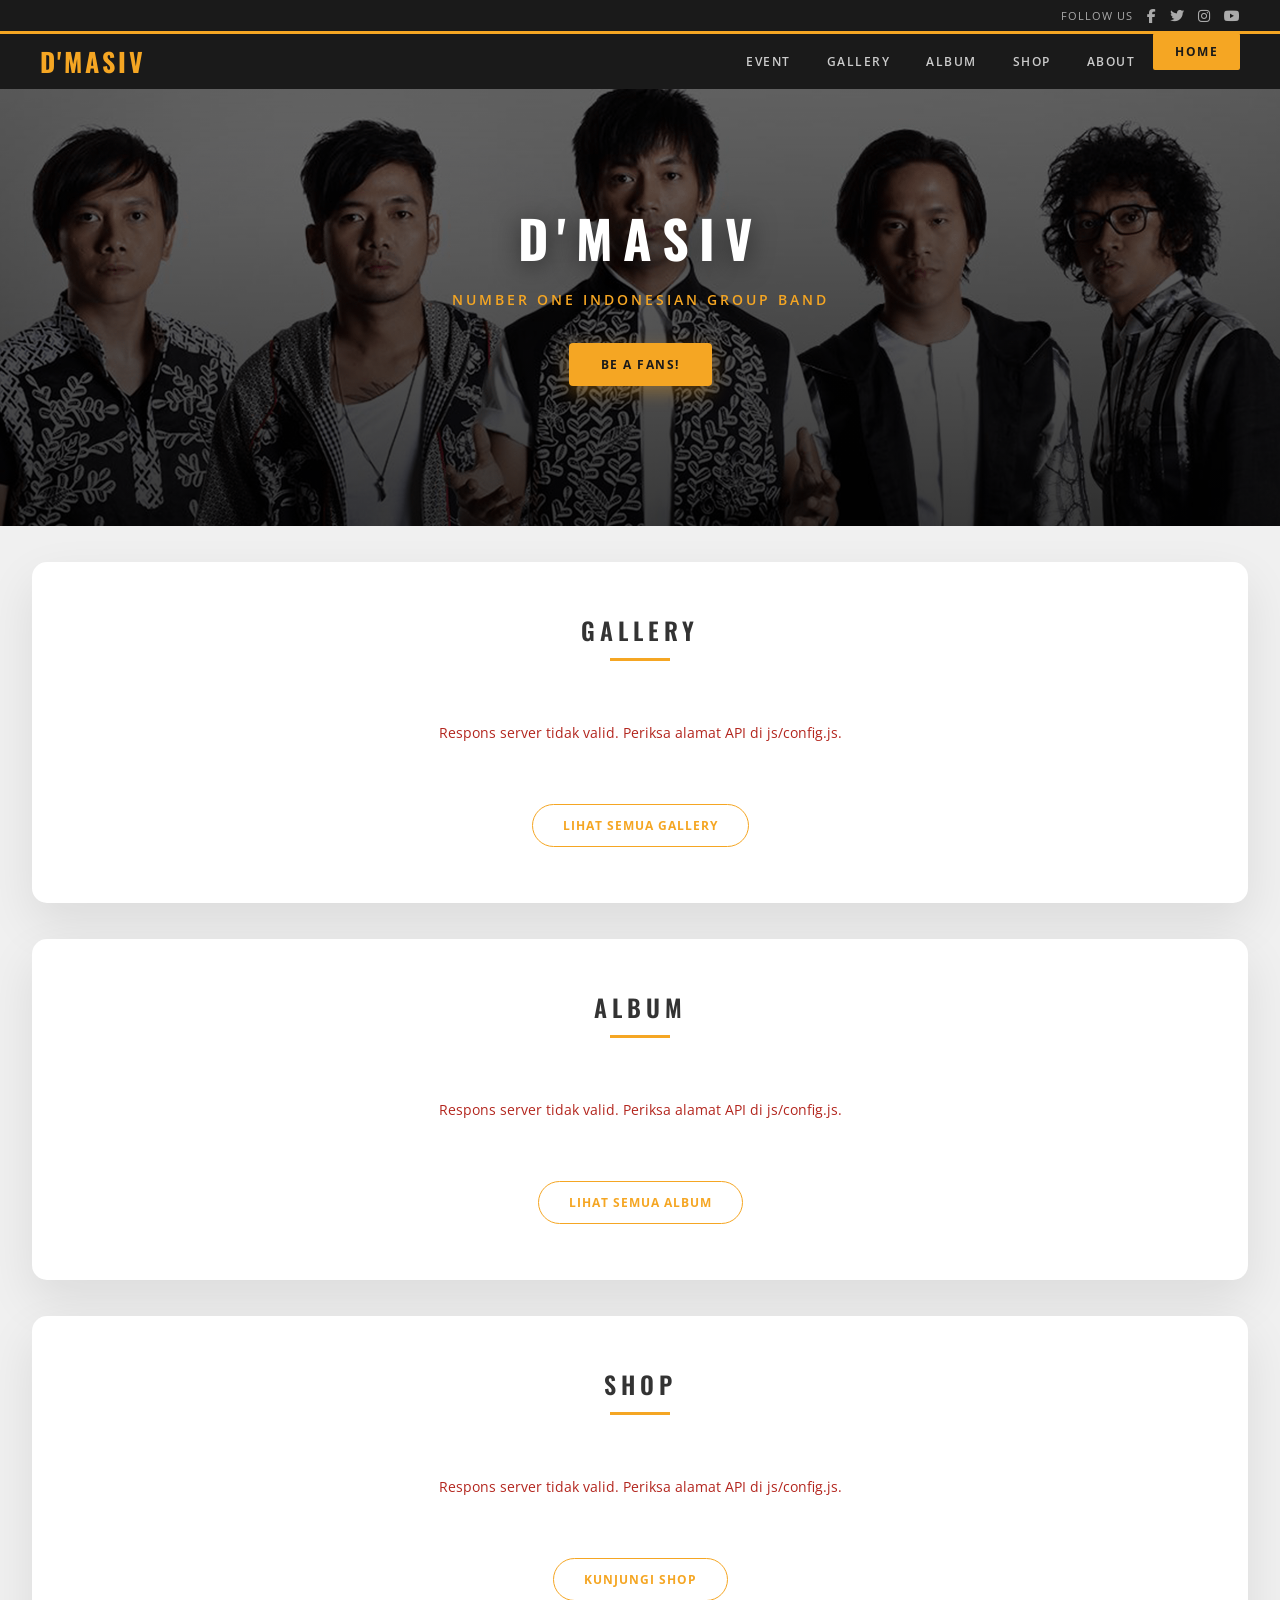
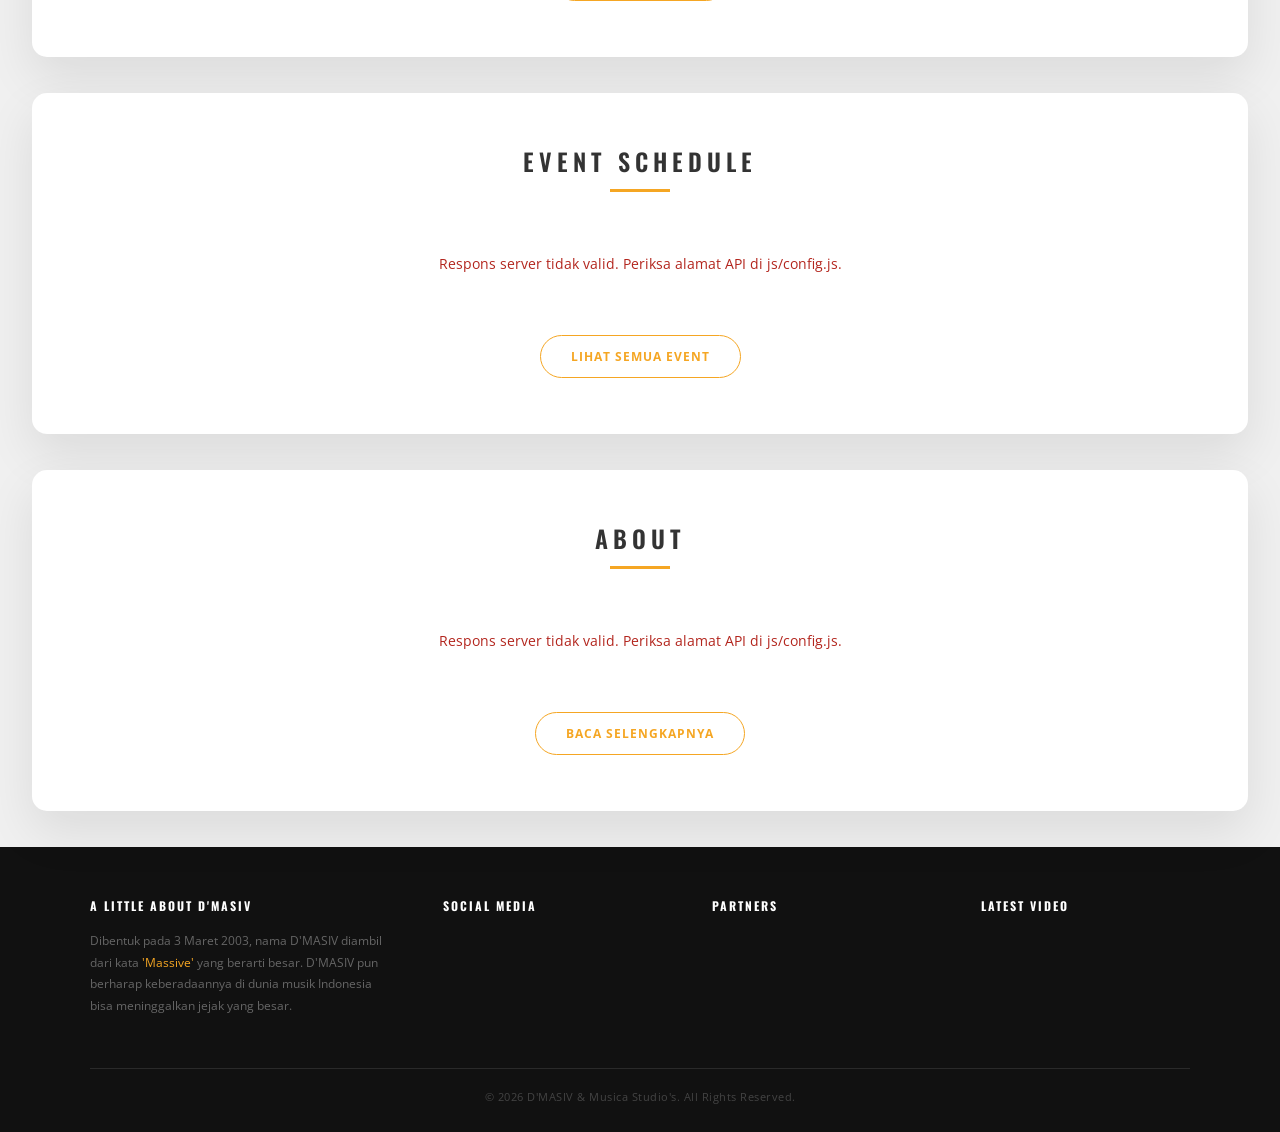
<file: D'Masive Web/index.html>
<!DOCTYPE html>
<html lang="id">

<head>
    <meta charset="UTF-8" />
    <meta name="viewport" content="width=device-width, initial-scale=1.0" />
    <title>D'MASIV – Official Fan Site</title>
    <link rel="stylesheet" href="https://cdnjs.cloudflare.com/ajax/libs/font-awesome/6.5.0/css/all.min.css" />
    <link rel="stylesheet" href="shared.css" />
    <link rel="stylesheet" href="home.css" />
</head>

<body data-page="home">

    <!-- TOP BAR -->
    <div class="topbar">
        <span>Follow Us</span>
        <a href="https://www.facebook.com/dmasivband" target="_blank"><i class="fab fa-facebook-f"></i></a>
        <a href="https://x.com/DMASIV" target="_blank"><i class="fab fa-twitter"></i></a>
        <a href="https://www.instagram.com/dmasiv?igsh=MWxwdjdhNW85N3RsdA==" target="_blank"><i
                class="fab fa-instagram"></i></a>
        <a href="https://youtube.com/@dmasivbandofficial?si=_iknEBoi1T_FTSZV" target="_blank"><i
                class="fab fa-youtube"></i></a>
    </div>

    <!-- NAVBAR -->
    <nav class="navbar">
        <a class="logo" href="index.html">D'MASIV</a>
        <ul class="nav-links">
            <li><a href="event/index.html">Event</a></li>
            <li><a href="Galery page/gallery.html">Gallery</a></li>
            <li><a href="album lagu/album.html">Album</a></li>
            <li><a href="shop/shop.html">Shop</a></li>
            <li><a href="About page/about.html">About</a></li>
            <li><a href="../index.html" class="nav-cta">Home</a></li>
        </ul>
    </nav>

    <!-- HERO -->
    <section class="home-hero">
        <h1>D'MASIV</h1>
        <p class="home-hero-subtitle">Number One Indonesian Group Band</p>
        <div class="home-hero-buttons">
       <a href="fanbase.html" class="btn-filled">Be a Fans!</a>
        </div>
    </section>

    <!-- GALLERY PREVIEW -->
    <section class="home-section">
        <div class="page-header">
            <h1>GALLERY</h1>
            <div class="header-rule"></div>
        </div>
        <div class="mini-gallery-grid" id="home-galeri"></div>
        <div class="section-footer-link">
            <a href="Galery page/gallery.html">Lihat Semua Gallery</a>
        </div>
    </section>

    <!-- ALBUM PREVIEW -->
    <section class="home-section">
        <div class="page-header">
            <h1>ALBUM</h1>
            <div class="header-rule"></div>
        </div>
        <div class="mini-album-grid" id="home-album"></div>
        <div class="section-footer-link">
            <a href="album lagu/album.html">Lihat Semua Album</a>
        </div>
    </section>

    <!-- SHOP PREVIEW -->
    <section class="home-section">
        <div class="page-header">
            <h1>SHOP</h1>
            <div class="header-rule"></div>
        </div>
        <div class="mini-shop-grid" id="home-shop"></div>
        <div class="section-footer-link">
            <a href="shop/shop.html">Kunjungi Shop</a>
        </div>
    </section>

    <!-- EVENT SCHEDULE -->
    <section class="home-section">
        <div class="page-header">
            <h1>EVENT SCHEDULE</h1>
            <div class="header-rule"></div>
        </div>
        <div class="home-event-grid" id="home-event"></div>
        <div class="section-footer-link">
            <a href="event/index.html">Lihat Semua Event</a>
        </div>
    </section>

    <!-- ABOUT PREVIEW -->
    <section class="home-section">
        <div class="page-header">
            <h1>ABOUT</h1>
            <div class="header-rule"></div>
        </div>
        <div class="about-preview-grid" id="home-about"></div>
        <div class="section-footer-link">
            <a href="About page/about.html">Baca Selengkapnya</a>
        </div>
    </section>

    <!-- FOOTER -->
    <footer class="site-footer">
        <div class="footer-inner">
            <div class="footer-top">

                <div class="footer-col footer-col-wide">
                    <h4>A Little About D'MASIV</h4>
                    <p>
                        Dibentuk pada 3 Maret 2003, nama D'MASIV diambil dari kata <em>'Massive'</em> yang
                        berarti besar. D'MASIV pun berharap keberadaannya di dunia musik Indonesia bisa
                        meninggalkan jejak yang besar.
                    </p>
                    <p class="footer-contact" id="footer-kontak"></p>
                </div>

                <div class="footer-col">
                    <h4>Social Media</h4>
                    <ul id="footer-sosmed"></ul>
                </div>

                <div class="footer-col">
                    <h4>Partners</h4>
                    <ul id="footer-mitra"></ul>
                </div>

                <div class="footer-col">
                    <h4>Latest Video</h4>
                    <div id="footer-video"></div>
                </div>

            </div>
            <div class="footer-bottom">
                <p>&copy; 2026 D'MASIV &amp; Musica Studio's. All Rights Reserved.</p>
            </div>
        </div>
    </footer>

    <script src="js/config.js"></script>
    <script src="js/dmasiv.js"></script>
</body>

</html>
</file>
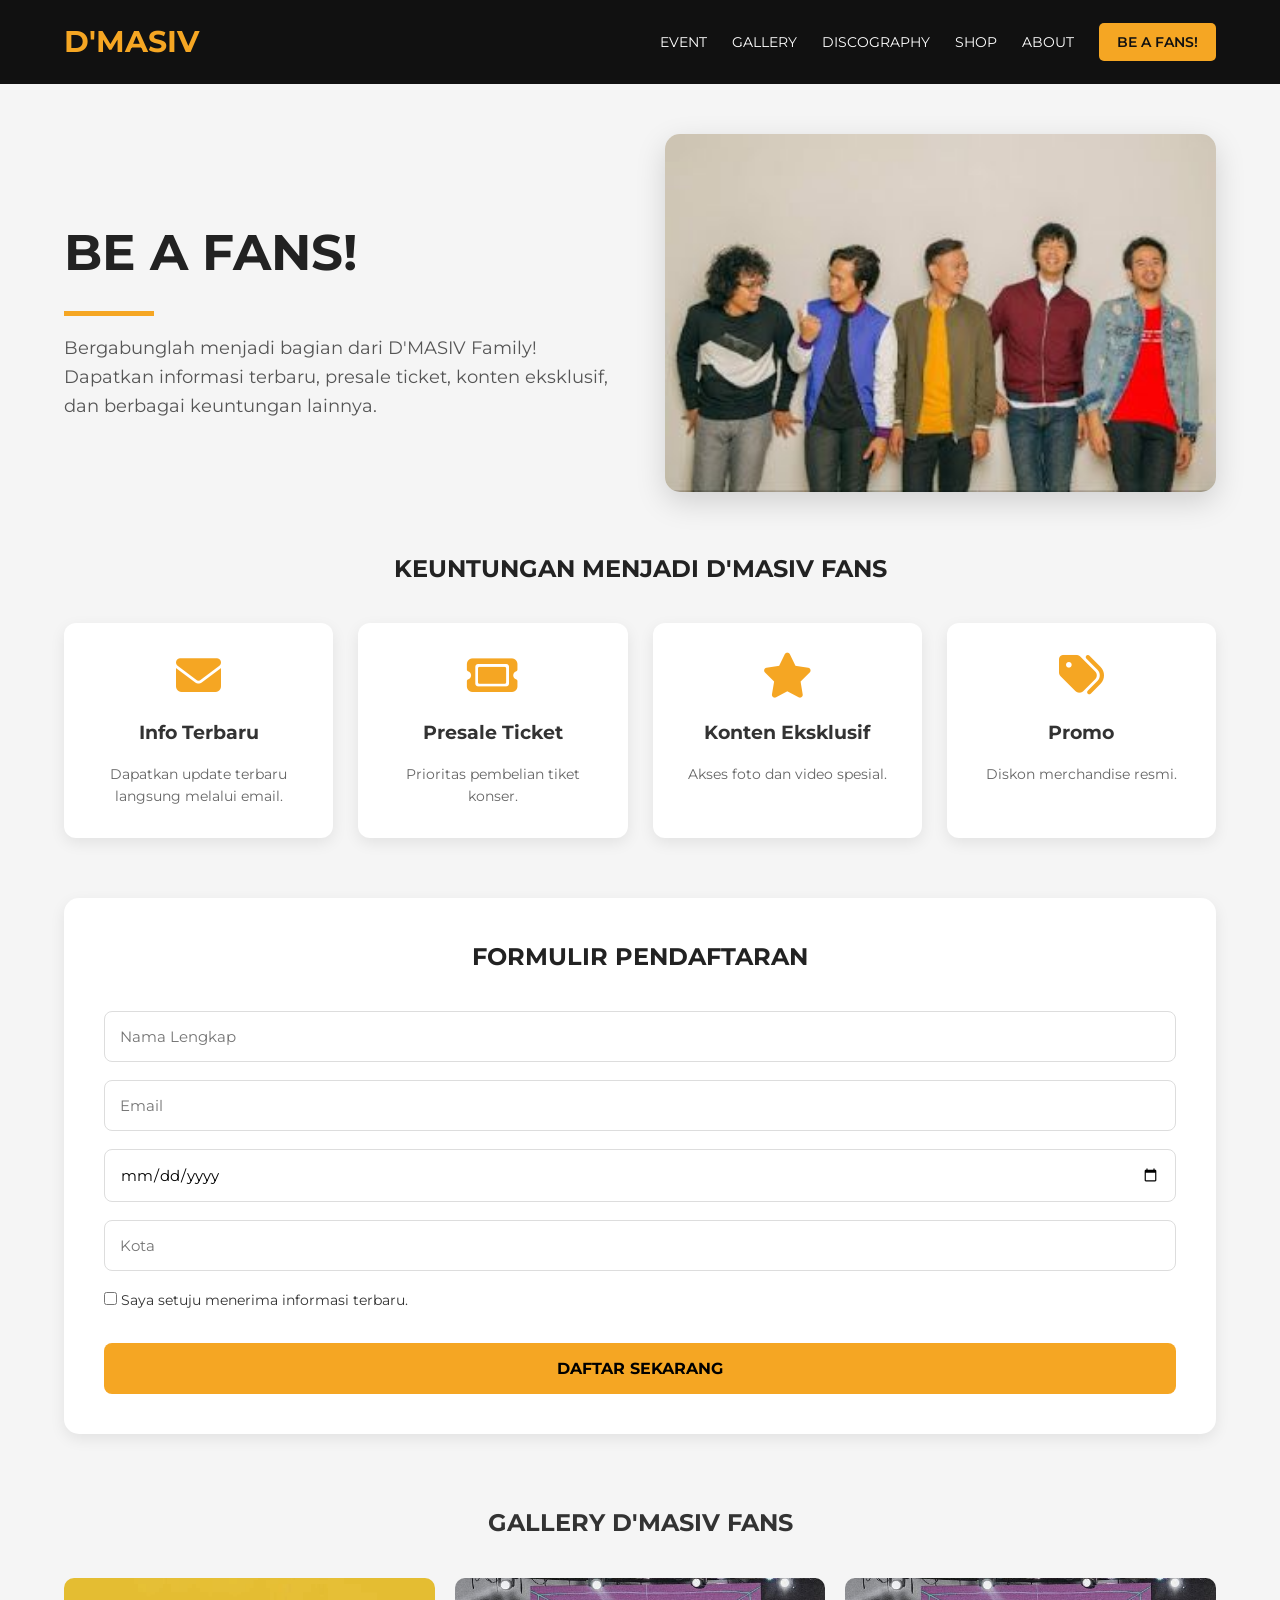
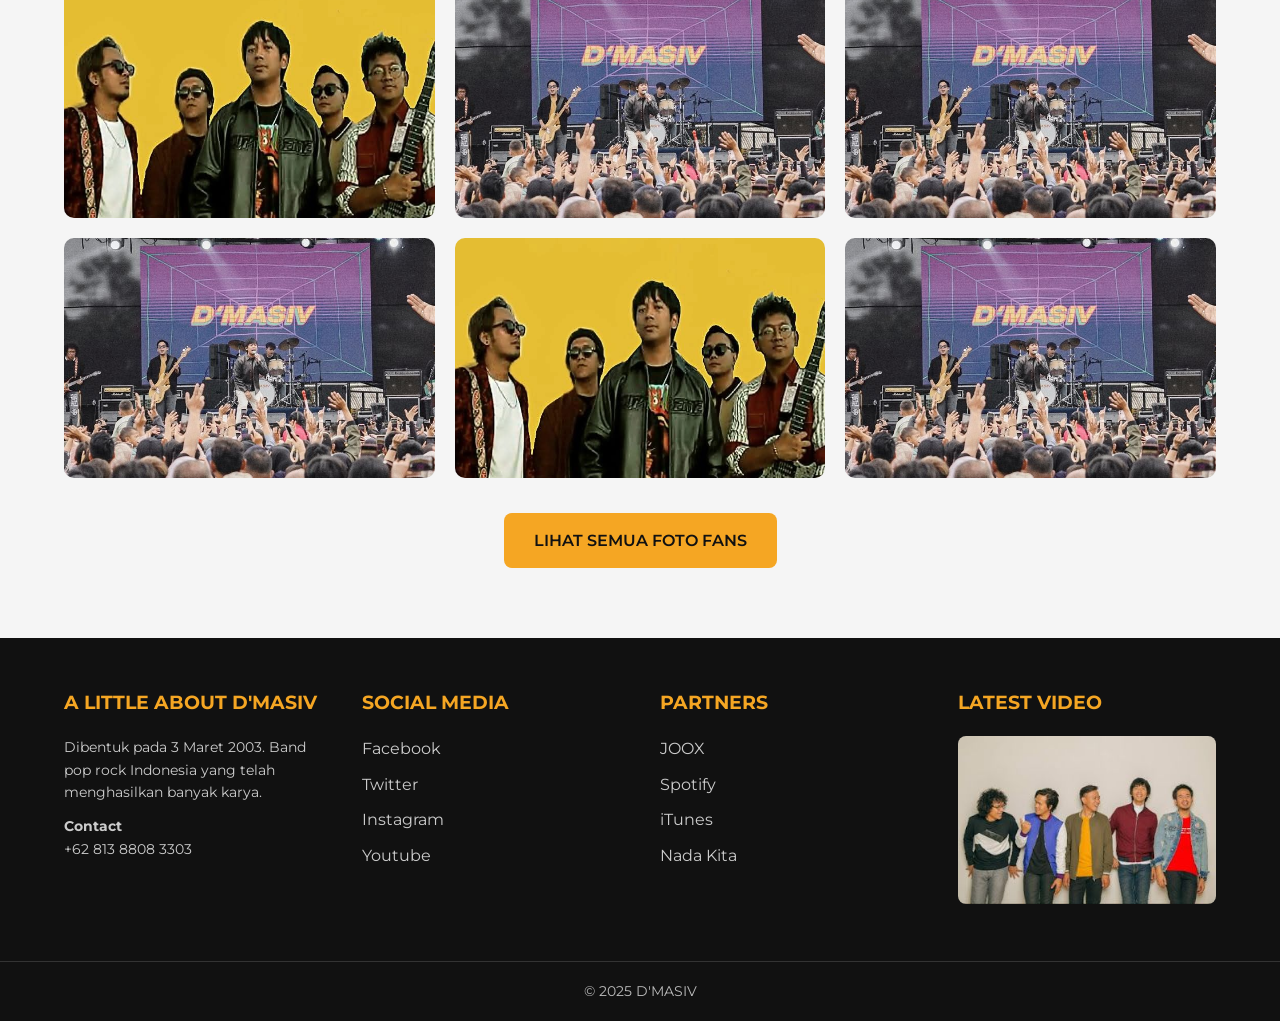
<file: D'Masive Web/be a fans/index.html>
<!DOCTYPE html>
<html lang="en">
<head>

    <meta charset="UTF-8">
    <title>D'MASIV | Be A Fans</title>

    <link rel="stylesheet" href="style.css">

    <link rel="preconnect" href="https://fonts.googleapis.com">

    <link href="https://fonts.googleapis.com/css2?family=Montserrat:wght@300;400;500;600;700&display=swap" rel="stylesheet">

    <link rel="stylesheet"
href="https://cdnjs.cloudflare.com/ajax/libs/font-awesome/6.6.0/css/all.min.css">

</head>
<body>

<header>

<div class="topbar">

<div class="logo">
D'MASIV
</div>

<nav>

<ul>

<li><a href="#">EVENT</a></li>

<li><a href="#">GALLERY</a></li>

<li><a href="#">DISCOGRAPHY</a></li>

<li><a href="#">SHOP</a></li>

<li><a href="#">ABOUT</a></li>

<li class="active"><a href="#">BE A FANS!</a></li>

</ul>

</nav>

</div>

</header>

<section class="hero">

<div class="hero-text">

<h1>BE A FANS!</h1>

<div class="line"></div>

<p>

Bergabunglah menjadi bagian dari D'MASIV Family!
<br>

Dapatkan informasi terbaru,
presale ticket,

konten eksklusif,

dan berbagai keuntungan lainnya.

</p>

</div>

<div class="hero-image">

<img src="images/hero.jpg">

</div>

</section>

<section class="content">

<div class="benefit">

<h2>

KEUNTUNGAN MENJADI D'MASIV FANS

</h2>

<div class="cards">

<div class="card">

<i class="fa-solid fa-envelope"></i>

<h3>Info Terbaru</h3>

<p>

Dapatkan update terbaru
langsung melalui email.

</p>

</div>

<div class="card">

<i class="fa-solid fa-ticket"></i>

<h3>Presale Ticket</h3>

<p>

Prioritas pembelian tiket konser.

</p>

</div>

<div class="card">

<i class="fa-solid fa-star"></i>

<h3>Konten Eksklusif</h3>

<p>

Akses foto dan video spesial.

</p>

</div>

<div class="card">

<i class="fa-solid fa-tags"></i>

<h3>Promo</h3>

<p>

Diskon merchandise resmi.

</p>

</div>

</div>

</div>

<div class="form">

<h2>

FORMULIR PENDAFTARAN

</h2>

<form>

<input type="text" placeholder="Nama Lengkap">

<input type="email" placeholder="Email">

<input type="date">

<input type="text" placeholder="Kota">

<label>

<input type="checkbox">

Saya setuju menerima informasi terbaru.

</label>

<button>

DAFTAR SEKARANG

</button>

</form>

</div>

</section>

<section class="gallery">

<h2>GALLERY D'MASIV FANS</h2>

<div class="gallery-grid">

<img src="images/fans1.jpg">

<img src="images/fans2.jpg">

<img src="images/fans3.jpg">

<img src="images/fans4.jpg">

<img src="images/fans1.jpg">

<img src="images/fans2.jpg">

</div>

<a href="#" class="btn">

LIHAT SEMUA FOTO FANS

</a>

</section>

<footer>

<div class="footer">

<div>

<h3>A LITTLE ABOUT D'MASIV</h3>

<p>

Dibentuk pada 3 Maret 2003.

Band pop rock Indonesia yang telah
menghasilkan banyak karya.

</p>

<p>

<b>Contact</b><br>

+62 813 8808 3303

</p>

</div>

<div>

<h3>SOCIAL MEDIA</h3>

<ul>

<li>Facebook</li>

<li>Twitter</li>

<li>Instagram</li>

<li>Youtube</li>

</ul>

</div>

<div>

<h3>PARTNERS</h3>

<ul>

<li>JOOX</li>

<li>Spotify</li>

<li>iTunes</li>

<li>Nada Kita</li>

</ul>

</div>

<div>

<h3>LATEST VIDEO</h3>

<img src="images/hero.jpg">

</div>

</div>

<div class="copyright">

© 2025 D'MASIV

</div>

</footer>

</body>
</html>
</file>
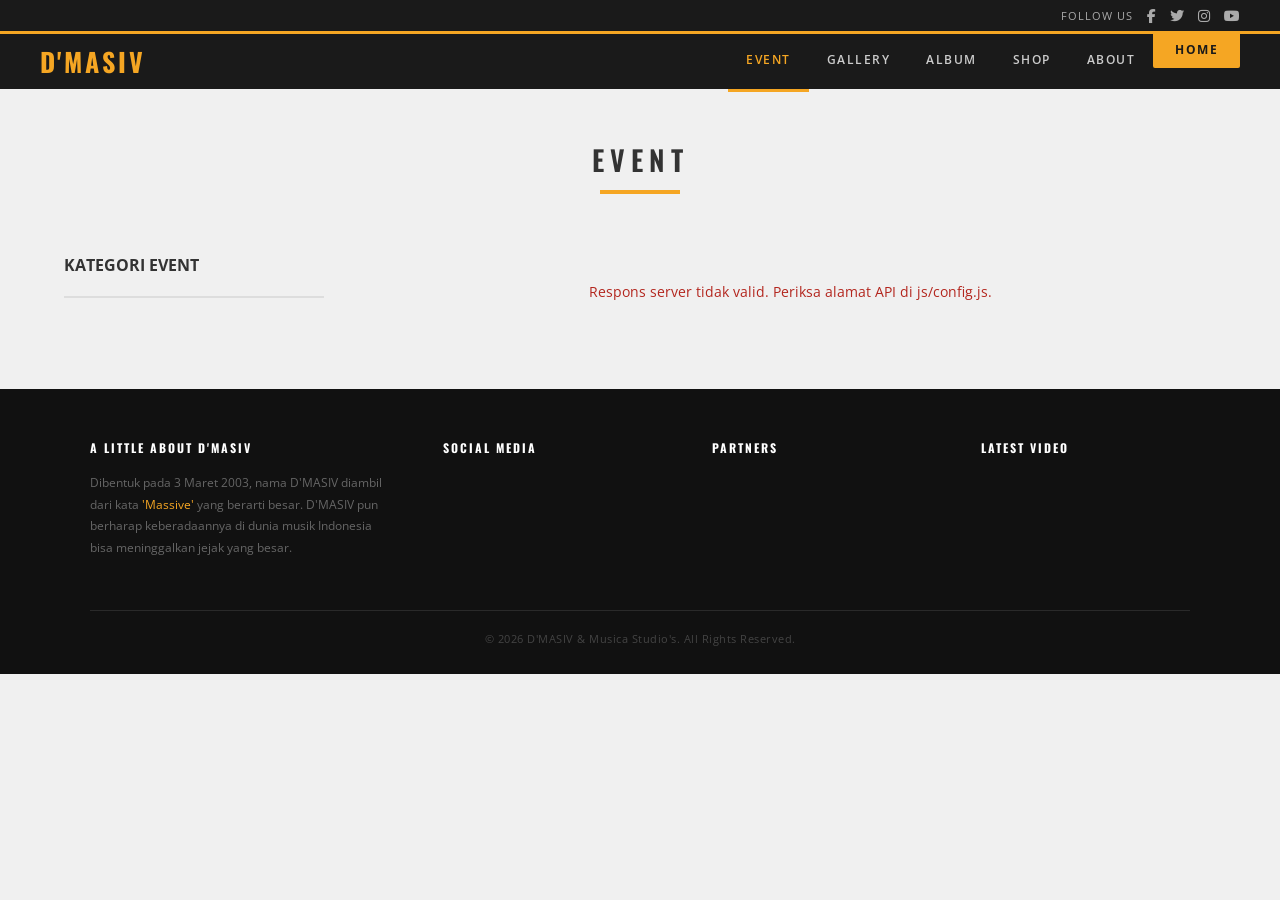
<file: D'Masive Web/event/index.html>
<!DOCTYPE html>
<html lang="id">

<head>
    <meta charset="UTF-8">
    <title>D'MASIV | Event</title>
    <link rel="stylesheet" href="https://cdnjs.cloudflare.com/ajax/libs/font-awesome/6.5.0/css/all.min.css">
    <link rel="stylesheet" href="../shared.css">
    <link rel="stylesheet" href="event.css">
</head>

<body data-page="event">

    <!-- TOP BAR -->
    <div class="topbar">
        <span>Follow Us</span>
        <a href="https://www.facebook.com/dmasivband" target="_blank"><i class="fab fa-facebook-f"></i></a>
        <a href="https://x.com/DMASIV" target="_blank"><i class="fab fa-twitter"></i></a>
        <a href="https://www.instagram.com/dmasiv?igsh=MWxwdjdhNW85N3RsdA==" target="_blank"><i
                class="fab fa-instagram"></i></a>
        <a href="https://youtube.com/@dmasivbandofficial?si=_iknEBoi1T_FTSZV" target="_blank"><i
                class="fab fa-youtube"></i></a>
    </div>

    <!-- NAVBAR -->
    <nav class="navbar">
        <a class="logo" href="../index.html">D'MASIV</a>
        <ul class="nav-links">
            <li><a href="../event/index.html" class="active">Event</a></li>
            <li><a href="../Galery page/gallery.html">Gallery</a></li>
            <li><a href="../album lagu/album.html">Album</a></li>
            <li><a href="../shop/shop.html">Shop</a></li>
            <li><a href="../About page/about.html">About</a></li>
            <li><a href="../index.html" class="nav-cta">Home</a></li>
        </ul>
    </nav>

    <!-- HERO -->
    <section class="hero">
        <h1>EVENT</h1>
        <div class="line"></div>
    </section>

    <!-- CONTENT -->
    <section class="content">
        <!-- SIDEBAR -->
        <div class="sidebar">
            <h2>KATEGORI EVENT</h2>
            <ul id="event-kategori"></ul>
        </div>

        <!-- EVENT -->
        <div class="event" id="event-daftar"></div>
    </section>

    <!-- MODAL DETAIL EVENT (dibuat otomatis oleh js/dmasiv.js dari database, pakai teknik :target) -->
    <div id="event-modal"></div>

    <!-- FOOTER -->
    <footer class="site-footer">
        <div class="footer-inner">
            <div class="footer-top">

                <div class="footer-col footer-col-wide">
                    <h4>A Little About D'MASIV</h4>
                    <p>
                        Dibentuk pada 3 Maret 2003, nama D'MASIV diambil dari kata <em>'Massive'</em> yang
                        berarti besar. D'MASIV pun berharap keberadaannya di dunia musik Indonesia bisa
                        meninggalkan jejak yang besar.
                    </p>
                    <p class="footer-contact" id="footer-kontak"></p>
                </div>

                <div class="footer-col">
                    <h4>Social Media</h4>
                    <ul id="footer-sosmed"></ul>
                </div>

                <div class="footer-col">
                    <h4>Partners</h4>
                    <ul id="footer-mitra"></ul>
                </div>

                <div class="footer-col">
                    <h4>Latest Video</h4>
                    <div id="footer-video"></div>
                </div>

            </div>
            <div class="footer-bottom">
                <p>&copy; 2026 D'MASIV &amp; Musica Studio's. All Rights Reserved.</p>
            </div>
        </div>
    </footer>

    <script src="../js/config.js"></script>
    <script src="../js/dmasiv.js"></script>
</body>

</html>
</file>
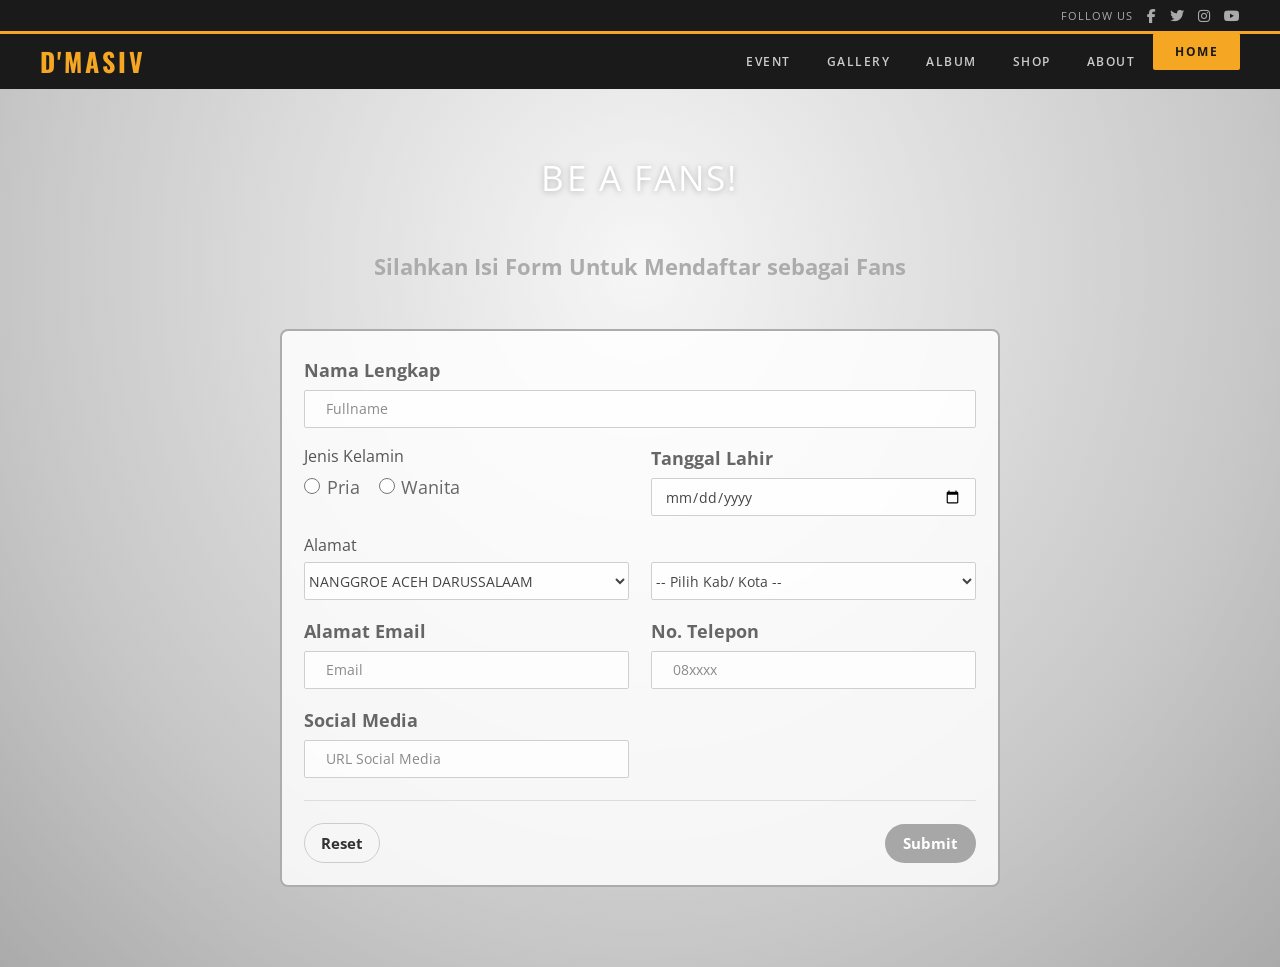
<file: D'Masive Web/fanbase.html>
<!DOCTYPE html>
<html lang="id">
<head>
<meta charset="UTF-8">
<meta name="viewport" content="width=device-width, initial-scale=1">
<title>D'Masiv — Web Profile &amp; Fanbase</title>
<link rel="stylesheet" href="https://cdnjs.cloudflare.com/ajax/libs/font-awesome/6.5.0/css/all.min.css" />
<link href="https://fonts.googleapis.com/css2?family=Oswald:wght@400;500;600;700&family=Open+Sans:wght@400;600;700&display=swap" rel="stylesheet" />
<link rel="stylesheet" href="shared.css" />
<style>
  :root {
    --fb-orange: #f5a800;
    --fb-text: #555;
    /* GANTI dengan foto personil: url('images/dmasiv-bg.jpg') */
    --hero-img: none;
  }
  /* font header disamakan dengan halaman About */
  .logo { font-family: 'Oswald', 'Arial Narrow', sans-serif; }
  .topbar, .navbar .nav-links a { font-family: 'Open Sans', 'Segoe UI', Arial, sans-serif; }
  /* reset hanya untuk area Be a Fans, supaya header (shared.css) tidak ikut berubah */
  .hero, .hero * { box-sizing: border-box; margin: 0; padding: 0; }
  .hero { color: var(--fb-text); font-family: inherit; }
  :where(.hero) a { text-decoration: none; color: inherit; }

  


  /* ===== HERO / BACKGROUND ===== */
  .hero {
    position: relative; min-height: calc(100vh - 114px); padding: 4rem 1rem 5rem;
    background-color: #bdbdbd;
    background-image:
      linear-gradient(rgba(255,255,255,.35), rgba(255,255,255,.35)),
      var(--hero-img),
      radial-gradient(ellipse at 50% 20%, #f2f2f2 0%, #a8a8a8 70%, #7d7d7d 100%);
    background-size: cover; background-position: center top; background-repeat: no-repeat;
    filter: grayscale(1);
  }
  .hero > * { filter: none; }
  .hero { isolation: isolate; }

  .title { text-align: center; color: #fff; }
  .title h1 { font-weight: 400; font-size: 2.2rem; letter-spacing: .06em; text-shadow: 0 1px 6px rgba(0,0,0,.25); }
  .tagline { text-align: center; color: var(--fb-orange); font-weight: 700; font-size: 1.35rem;
             margin: 3.2rem auto 3rem; padding: 0 1rem; }



  /* ===== FORM ===== */
  .card {
    width: min(720px, 100%); margin: 0 auto; padding: 1.6rem 1.4rem 1.4rem;
    background: rgba(255,255,255,.82); border: 2px solid var(--fb-orange); border-radius: 8px;
    backdrop-filter: blur(2px);
  }
  .grid { display: grid; grid-template-columns: 1fr 1fr; gap: 1.1rem 1.4rem; }
  .full { grid-column: 1 / -1; }
  label.lbl { display: block; font-weight: 700; font-size: 1.15rem; color: #666; margin-bottom: .5rem; }
  input[type=text], input[type=email], input[type=tel], input[type=url], input[type=date], select {
    width: 100%; height: 38px; padding: 0 .8rem; font: inherit; font-size: .9rem; color: #444;
    background: rgba(255,255,255,.7); border: 1px solid #cfcfcf; border-radius: 2px;
  }
  input::placeholder { color: #8a8a8a; padding-left: .5rem; }
  input:focus, select:focus { outline: 2px solid var(--fb-orange); outline-offset: 0; border-color: var(--fb-orange); }
  .radios { display: flex; gap: 1.2rem; align-items: center; height: 38px; font-size: 1.15rem; color: #666; }
  .radios label { display: flex; align-items: center; gap: .4rem; cursor: pointer; }
  .radios input { accent-color: var(--fb-orange); width: 16px; height: 16px; }
  .addr { display: grid; grid-template-columns: 1fr 1fr; gap: 1.4rem; margin-top: .4rem; }
  .actions { display: flex; justify-content: space-between; align-items: center;
             border-top: 1px solid #ddd; margin-top: 1.4rem; padding-top: 1.4rem; }
  .btn { font: inherit; font-weight: 700; font-size: .95rem; border-radius: 999px; padding: .55rem 1rem; cursor: pointer; }
  .btn-reset { background: #f6f6f6; color: #333; border: 1px solid #ccc; }
  .btn-submit { background: #e9a21a; color: #fff; border: 0; padding: .6rem 1.1rem; }
  .btn:hover { filter: brightness(.95); }
  .btn:focus-visible { outline: 2px solid #333; outline-offset: 2px; }
  .msg { margin-top: 1rem; padding: .7rem 1rem; border-radius: 4px; font-weight: 700; display: none; }
  .msg.ok { display: block; background: #e8f6e8; color: #276a27; }
  .msg.err { display: block; background: #fdeaea; color: #a22; }

  .hp-field { position: absolute; left: -9999px; width: 1px; height: 1px; opacity: 0; }

  /* ===== RESPONSIVE ===== */
  @media (max-width: 640px) {
    .grid, .addr { grid-template-columns: 1fr; }
    .tagline { font-size: 1.1rem; }
  }
  @media (prefers-reduced-motion: reduce) { * { transition: none !important; } }
</style>
</head>
<body data-page="fans">

<!-- TOP BAR -->
    <div class="topbar">
        <span>Follow Us</span>
        <a href="https://www.facebook.com/dmasivband" target="_blank"><i class="fab fa-facebook-f"></i></a>
        <a href="https://x.com/DMASIV" target="_blank"><i class="fab fa-twitter"></i></a>
        <a href="https://www.instagram.com/dmasiv?igsh=MWxwdjdhNW85N3RsdA==" target="_blank"><i
                class="fab fa-instagram"></i></a>
        <a href="https://youtube.com/@dmasivbandofficial?si=_iknEBoi1T_FTSZV" target="_blank"><i
                class="fab fa-youtube"></i></a>
    </div>

    <!-- NAVBAR -->
    <nav class="navbar">
        <a class="logo" href="index.html">D'MASIV</a>
        <ul class="nav-links">
            <li><a href="event/index.html">Event</a></li>
            <li><a href="Galery page/gallery.html">Gallery</a></li>
            <li><a href="album lagu/album.html">Album</a></li>
            <li><a href="shop/shop.html">Shop</a></li>
            <li><a href="About page/about.html">About</a></li>
            <li><a href="../index.html" class="nav-cta">Home</a></li>
        </ul>
    </nav>

<main class="hero">
  <div class="title">
    <h1>BE A FANS!</h1>
  </div>
  <p class="tagline">Silahkan Isi Form Untuk Mendaftar sebagai Fans</p>

  <form class="card" id="fanForm" novalidate>
    <input type="text" name="website" tabindex="-1" autocomplete="off" aria-hidden="true" class="hp-field">
    <div class="grid">
      <div class="full">
        <label class="lbl" for="nama">Nama Lengkap</label>
        <input type="text" id="nama" name="nama" placeholder="Fullname" required>
      </div>

      <div>
        <span class="lbl" id="jkLabel">Jenis Kelamin</span>
        <div class="radios" role="radiogroup" aria-labelledby="jkLabel">
          <label><input type="radio" name="gender" value="Pria"> Pria</label>
          <label><input type="radio" name="gender" value="Wanita"> Wanita</label>
        </div>
      </div>
      <div>
        <label class="lbl" for="tgl">Tanggal Lahir</label>
        <input type="date" id="tgl" name="tgl_lahir">
      </div>

      <div class="full">
        <span class="lbl">Alamat</span>
        <div class="addr">
          <select id="provinsi" name="provinsi" aria-label="Provinsi"></select>
          <select id="kota" name="kota" aria-label="Kabupaten / Kota">
            <option value="">-- Pilih Kab/ Kota --</option>
          </select>
        </div>
      </div>

      <div>
        <label class="lbl" for="email">Alamat Email</label>
        <input type="email" id="email" name="email" placeholder="Email" required>
      </div>
      <div>
        <label class="lbl" for="telp">No. Telepon</label>
        <input type="tel" id="telp" name="telepon" placeholder="08xxxx" inputmode="numeric">
      </div>

      <div>
        <label class="lbl" for="sosmed">Social Media</label>
        <input type="url" id="sosmed" name="sosmed" placeholder="URL Social Media">
      </div>
    </div>

    <div class="actions">
      <button type="reset" class="btn btn-reset">Reset</button>
      <button type="submit" class="btn btn-submit">Submit</button>
    </div>
    <div class="msg" id="msg" role="status"></div>
  </form>
</main>

<script>
  /* ---- Data wilayah (daftar provinsi/kota tidak ada di database; alamat disimpan ke kolom fans.alamat sebagai "Kota, Provinsi") ---- */
  const wilayah = {
    "NANGGROE ACEH DARUSSALAAM": ["Banda Aceh", "Sabang", "Aceh Besar", "Lhokseumawe"],
    "SUMATERA UTARA": ["Medan", "Binjai", "Pematangsiantar", "Deli Serdang"],
    "DKI JAKARTA": ["Jakarta Pusat", "Jakarta Utara", "Jakarta Barat", "Jakarta Selatan", "Jakarta Timur"],
    "JAWA BARAT": ["Bandung", "Bekasi", "Bogor", "Depok", "Cimahi"],
    "JAWA TENGAH": ["Semarang", "Solo", "Magelang", "Tegal"],
    "DI YOGYAKARTA": ["Yogyakarta", "Sleman", "Bantul"],
    "JAWA TIMUR": ["Surabaya", "Malang", "Kediri", "Sidoarjo"],
    "KALIMANTAN BARAT": ["Pontianak", "Singkawang", "Kubu Raya", "Mempawah"],
    "BALI": ["Denpasar", "Badung", "Gianyar"],
    "SULAWESI SELATAN": ["Makassar", "Parepare", "Gowa"]
  };

  const prov = document.getElementById('provinsi');
  const kota = document.getElementById('kota');

  function fillProvinsi() {
    prov.innerHTML = '';
    Object.keys(wilayah).forEach(p => prov.add(new Option(p, p)));
    fillKota();
  }
  function fillKota() {
    kota.innerHTML = '';
    kota.add(new Option('-- Pilih Kab/ Kota --', ''));
    (wilayah[prov.value] || []).forEach(k => kota.add(new Option(k, k)));
  }
  window.fillKota = fillKota;
  prov.addEventListener('change', fillKota);
  fillProvinsi();

  /* Pengiriman form (reset, validasi, POST ke api/fans.php) ditangani js/dmasiv.js */
</script>
<script src="js/config.js"></script>
<script src="js/dmasiv.js"></script>
</body>
</html>
</file>
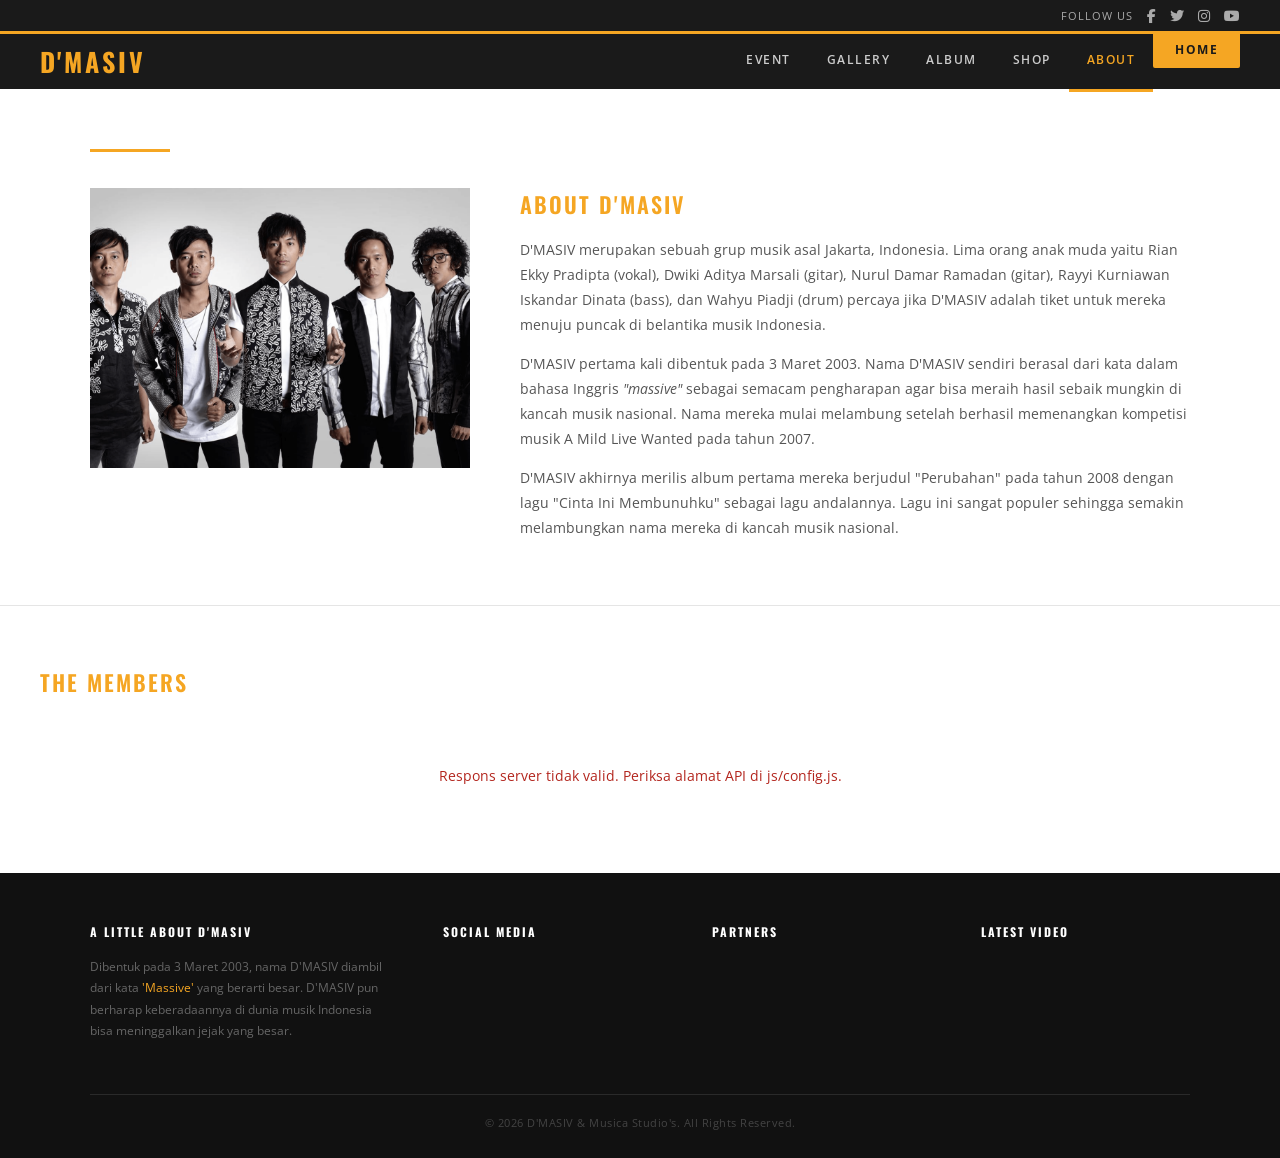
<file: D'Masive Web/About page/about.html>
<!DOCTYPE html>
<html lang="id">

<head>
    <meta charset="UTF-8" />
    <meta name="viewport" content="width=device-width, initial-scale=1.0" />
    <title>D'MASIV -About</title>
    <link rel="stylesheet" href="https://cdnjs.cloudflare.com/ajax/libs/font-awesome/6.5.0/css/all.min.css" />
    <link rel="stylesheet" href="../shared.css" />
    <link rel="stylesheet" href="about.css" />
</head>

<body data-page="about">

    <!-- TOP BAR -->
    <div class="topbar">
        <span>Follow Us</span>
        <a href="https://www.facebook.com/dmasivband" target="_blank"><i class="fab fa-facebook-f"></i></a>
        <a href="https://x.com/DMASIV" target="_blank"><i class="fab fa-twitter"></i></a>
        <a href="https://www.instagram.com/dmasiv?igsh=MWxwdjdhNW85N3RsdA==" target="_blank"><i
                class="fab fa-instagram"></i></a>
        <a href="https://youtube.com/@dmasivbandofficial?si=_iknEBoi1T_FTSZV" target="_blank"><i
                class="fab fa-youtube"></i></a>
    </div>

    <!-- NAVBAR -->
    <nav class="navbar">
        <a class="logo" href="../index.html">D'MASIV</a>
        <ul class="nav-links">
            <li><a href="../event/index.html">Event</a></li>
            <li><a href="../Galery page/gallery.html">Gallery</a></li>
            <li><a href="../album lagu/album.html">Album</a></li>
            <li><a href="../shop/shop.html">Shop</a></li>
            <li><a href="../About page/about.html" class="active">About</a></li>
            <li><a href="../index.html" class="nav-cta">Home</a></li>
        </ul>
    </nav>

    <!-- HERO / ABOUT -->
    <section class="hero">
        <div class="hero-inner">
            <div class="hero-rule"></div>
            <div class="hero-content">

                <!-- Band Photo -->
                <div class="hero-image">
                    <img src="img/banner-main-dmasiv-min.png" alt="D'MASIV Band Photo" />
                </div>

                <!-- About Text -->
                <div class="hero-text">
                    <h2>About D'MASIV</h2>
                    <p>
                        D'MASIV merupakan sebuah grup musik asal Jakarta, Indonesia. Lima orang anak muda yaitu
                        Rian Ekky Pradipta (vokal), Dwiki Aditya Marsali (gitar), Nurul Damar Ramadan (gitar),
                        Rayyi Kurniawan Iskandar Dinata (bass), dan Wahyu Piadji (drum) percaya jika D'MASIV
                        adalah tiket untuk mereka menuju puncak di belantika musik Indonesia.
                    </p>
                    <p>
                        D'MASIV pertama kali dibentuk pada 3 Maret 2003. Nama D'MASIV sendiri berasal dari
                        kata dalam bahasa Inggris <em>"massive"</em> sebagai semacam pengharapan agar bisa meraih
                        hasil sebaik mungkin di kancah musik nasional. Nama mereka mulai melambung setelah
                        berhasil memenangkan kompetisi musik A Mild Live Wanted pada tahun 2007.
                    </p>
                    <p>
                        D'MASIV akhirnya merilis album pertama mereka berjudul "Perubahan" pada tahun 2008
                        dengan lagu "Cinta Ini Membunuhku" sebagai lagu andalannya. Lagu ini sangat populer
                        sehingga semakin melambungkan nama mereka di kancah musik nasional.
                    </p>
                </div>

            </div>
        </div>
    </section>

    <!-- MEMBERS -->
    <section class="members-section">
        <div class="members-inner">
            <h3>The Members</h3>
            <div class="members-grid" id="members-grid"></div>
        </div>
    </section>

    <!-- FOOTER -->
    <footer class="site-footer">
        <div class="footer-inner">
            <div class="footer-top">

                <div class="footer-col footer-col-wide">
                    <h4>A Little About D'MASIV</h4>
                    <p>
                        Dibentuk pada 3 Maret 2003, nama D'MASIV diambil dari kata <em>'Massive'</em> yang
                        berarti besar. D'MASIV pun berharap keberadaannya di dunia musik Indonesia bisa
                        meninggalkan jejak yang besar.
                    </p>
                    <p class="footer-contact" id="footer-kontak"></p>
                </div>

                <div class="footer-col">
                    <h4>Social Media</h4>
                    <ul id="footer-sosmed"></ul>
                </div>

                <div class="footer-col">
                    <h4>Partners</h4>
                    <ul id="footer-mitra"></ul>
                </div>

                <div class="footer-col">
                    <h4>Latest Video</h4>
                    <div id="footer-video"></div>
                </div>

            </div>
            <div class="footer-bottom">
                <p>&copy; 2026 D'MASIV &amp; Musica Studio's. All Rights Reserved.</p>
            </div>
        </div>
    </footer>

    <script src="../js/config.js"></script>
    <script src="../js/dmasiv.js"></script>
</body>

</html>
</file>
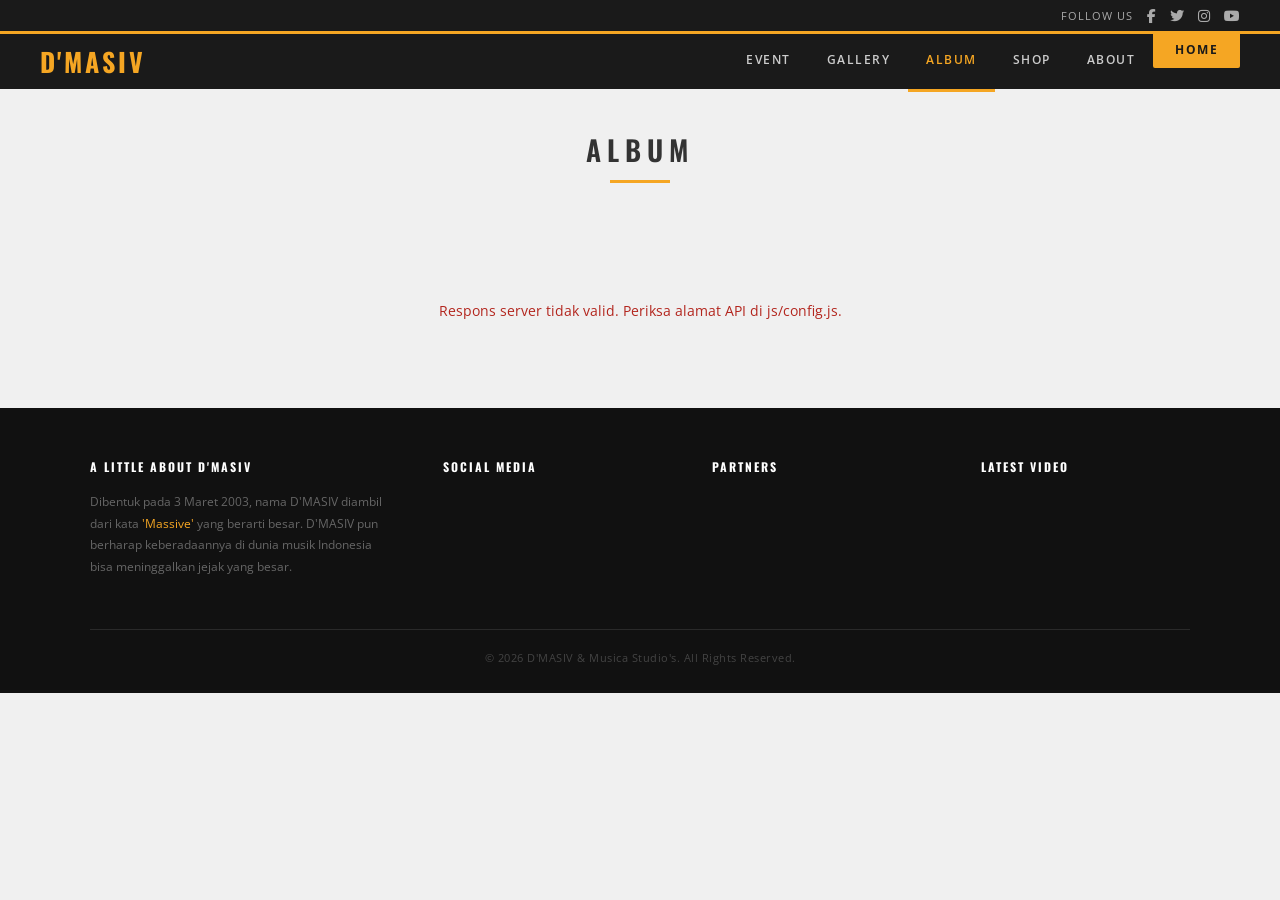
<file: D'Masive Web/album lagu/album.html>
<!DOCTYPE html>
<html lang="id">

<head>
    <meta charset="UTF-8">
    <meta name="viewport" content="width=device-width, initial-scale=1.0">
    <title>d'Masiv - Album Discography</title>
    <link rel="stylesheet" href="https://cdnjs.cloudflare.com/ajax/libs/font-awesome/6.5.0/css/all.min.css">
    <link rel="stylesheet" href="../shared.css">
    <link rel="stylesheet" href="album.css">
</head>

<body data-page="album">

    <!-- TOP BAR -->
    <div class="topbar">
        <span>Follow Us</span>
        <a href="https://www.facebook.com/dmasivband" target="_blank"><i class="fab fa-facebook-f"></i></a>
        <a href="https://x.com/DMASIV" target="_blank"><i class="fab fa-twitter"></i></a>
        <a href="https://www.instagram.com/dmasiv?igsh=MWxwdjdhNW85N3RsdA==" target="_blank"><i
                class="fab fa-instagram"></i></a>
        <a href="https://youtube.com/@dmasivbandofficial?si=_iknEBoi1T_FTSZV" target="_blank"><i
                class="fab fa-youtube"></i></a>
    </div>

    <!-- NAVBAR -->
    <nav class="navbar">
        <a class="logo" href="../index.html">D'MASIV</a>
        <ul class="nav-links">
            <li><a href="../event/index.html">Event</a></li>
            <li><a href="../Galery page/gallery.html">Gallery</a></li>
            <li><a href="../album lagu/album.html" class="active">Album</a></li>
            <li><a href="../shop/shop.html">Shop</a></li>
            <li><a href="../About page/about.html">About</a></li>
            <li><a href="../index.html" class="nav-cta">Home</a></li>
        </ul>
    </nav>

    <!-- PAGE HEADER -->
    <div class="page-header">
        <h1>ALBUM</h1>
        <div class="header-rule"></div>
    </div>

    <main>
        <section class="album-section">

            <div class="album-grid" id="album-grid"></div>
        </section>
    </main>

    <!-- FOOTER -->
    <footer class="site-footer">
        <div class="footer-inner">
            <div class="footer-top">

                <div class="footer-col footer-col-wide">
                    <h4>A Little About D'MASIV</h4>
                    <p>
                        Dibentuk pada 3 Maret 2003, nama D'MASIV diambil dari kata <em>'Massive'</em> yang
                        berarti besar. D'MASIV pun berharap keberadaannya di dunia musik Indonesia bisa
                        meninggalkan jejak yang besar.
                    </p>
                    <p class="footer-contact" id="footer-kontak"></p>
                </div>

                <div class="footer-col">
                    <h4>Social Media</h4>
                    <ul id="footer-sosmed"></ul>
                </div>

                <div class="footer-col">
                    <h4>Partners</h4>
                    <ul id="footer-mitra"></ul>
                </div>

                <div class="footer-col">
                    <h4>Latest Video</h4>
                    <div id="footer-video"></div>
                </div>

            </div>
            <div class="footer-bottom">
                <p>&copy; 2026 D'MASIV &amp; Musica Studio's. All Rights Reserved.</p>
            </div>
        </div>
    </footer>

    <script src="../js/config.js"></script>
    <script src="../js/dmasiv.js"></script>
</body>

</html>
</file>
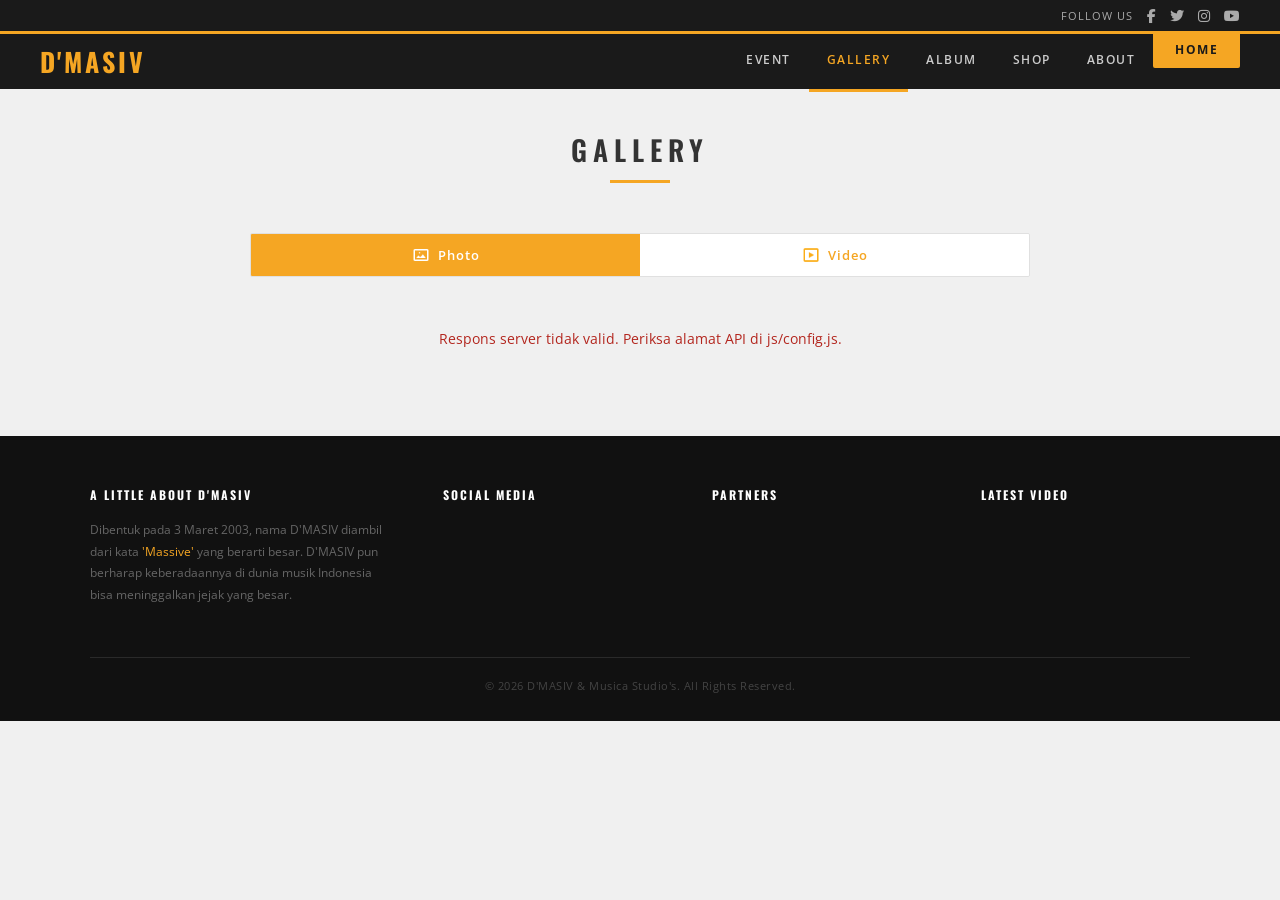
<file: D'Masive Web/Galery page/gallery.html>
<!DOCTYPE html>
<html lang="id">

<head>
  <meta charset="UTF-8" />
  <meta name="viewport" content="width=device-width, initial-scale=1.0" />
  <title>D'MASIV – Gallery</title>
  <link rel="stylesheet" href="https://cdnjs.cloudflare.com/ajax/libs/font-awesome/6.5.0/css/all.min.css" />
  <link rel="stylesheet" href="../shared.css" />
  <link rel="stylesheet" href="gallery.css" />
</head>

<body data-page="gallery">

  <!-- TOP BAR -->
  <div class="topbar">
    <span>Follow Us</span>
    <a href="https://www.facebook.com/dmasivband" target="_blank"><i class="fab fa-facebook-f"></i></a>
    <a href="https://x.com/DMASIV" target="_blank"><i class="fab fa-twitter"></i></a>
    <a href="https://www.instagram.com/dmasiv?igsh=MWxwdjdhNW85N3RsdA==" target="_blank"><i
        class="fab fa-instagram"></i></a>
    <a href="https://youtube.com/@dmasivbandofficial?si=_iknEBoi1T_FTSZV" target="_blank"><i
        class="fab fa-youtube"></i></a>
  </div>

  <!-- NAVBAR -->
  <nav class="navbar">
    <a class="logo" href="../index.html">D'MASIV</a>
    <ul class="nav-links">
      <li><a href="../event/index.html">Event</a></li>
      <li><a href="../Galery page/gallery.html" class="active">Gallery</a></li>
      <li><a href="../album lagu/album.html">Album</a></li>
      <li><a href="../shop/shop.html">Shop</a></li>
      <li><a href="../About page/about.html">About</a></li>
      <li><a href="../index.html" class="nav-cta">Home</a></li>
    </ul>
  </nav>

  <!-- PAGE HEADER -->
  <div class="page-header">
    <h1>GALLERY</h1>
    <div class="header-rule"></div>
  </div>

  <!-- MAIN CONTENT -->
  <main class="gallery-main">

    <!-- TAB BUTTONS -->
    <div class="tab-bar">
      <button class="tab-btn active" onclick="switchTab('photo', this)">
        <img src="img/icon-image.png" alt="photo" width="18" /> Photo
      </button>
      <button class="tab-btn" onclick="switchTab('video', this)">
        <img src="img/icon-video.png" alt="video" width="18" /> Video
      </button>
    </div>

    <!-- PHOTO TAB -->
    <div class="tab-content" id="tab-photo"></div>

    <!-- VIDEO TAB -->
    <div class="tab-content hidden" id="tab-video"></div>
  </main>

  <!-- FOOTER -->
  <footer class="site-footer">
    <div class="footer-inner">
      <div class="footer-top">

        <div class="footer-col footer-col-wide">
          <h4>A Little About D'MASIV</h4>
          <p>
            Dibentuk pada 3 Maret 2003, nama D'MASIV diambil dari kata <em>'Massive'</em> yang
            berarti besar. D'MASIV pun berharap keberadaannya di dunia musik Indonesia bisa
            meninggalkan jejak yang besar.
          </p>
          <p class="footer-contact" id="footer-kontak"></p>
        </div>

        <div class="footer-col">
          <h4>Social Media</h4>
          <ul id="footer-sosmed"></ul>
        </div>

        <div class="footer-col">
          <h4>Partners</h4>
          <ul id="footer-mitra"></ul>
        </div>

        <div class="footer-col">
          <h4>Latest Video</h4>
                    <div id="footer-video"></div>
        </div>

      </div>
      <div class="footer-bottom">
        <p>&copy; 2026 D'MASIV &amp; Musica Studio's. All Rights Reserved.</p>
      </div>
    </div>
  </footer>

  <script>
    function switchTab(tab, btn) {
      document.querySelectorAll('.tab-content').forEach(el => el.classList.add('hidden'));
      document.querySelectorAll('.tab-btn').forEach(el => el.classList.remove('active'));
      document.getElementById('tab-' + tab).classList.remove('hidden');
      btn.classList.add('active');
    }
  </script>

    <script src="../js/config.js"></script>
    <script src="../js/dmasiv.js"></script>
</body>

</html>
</file>
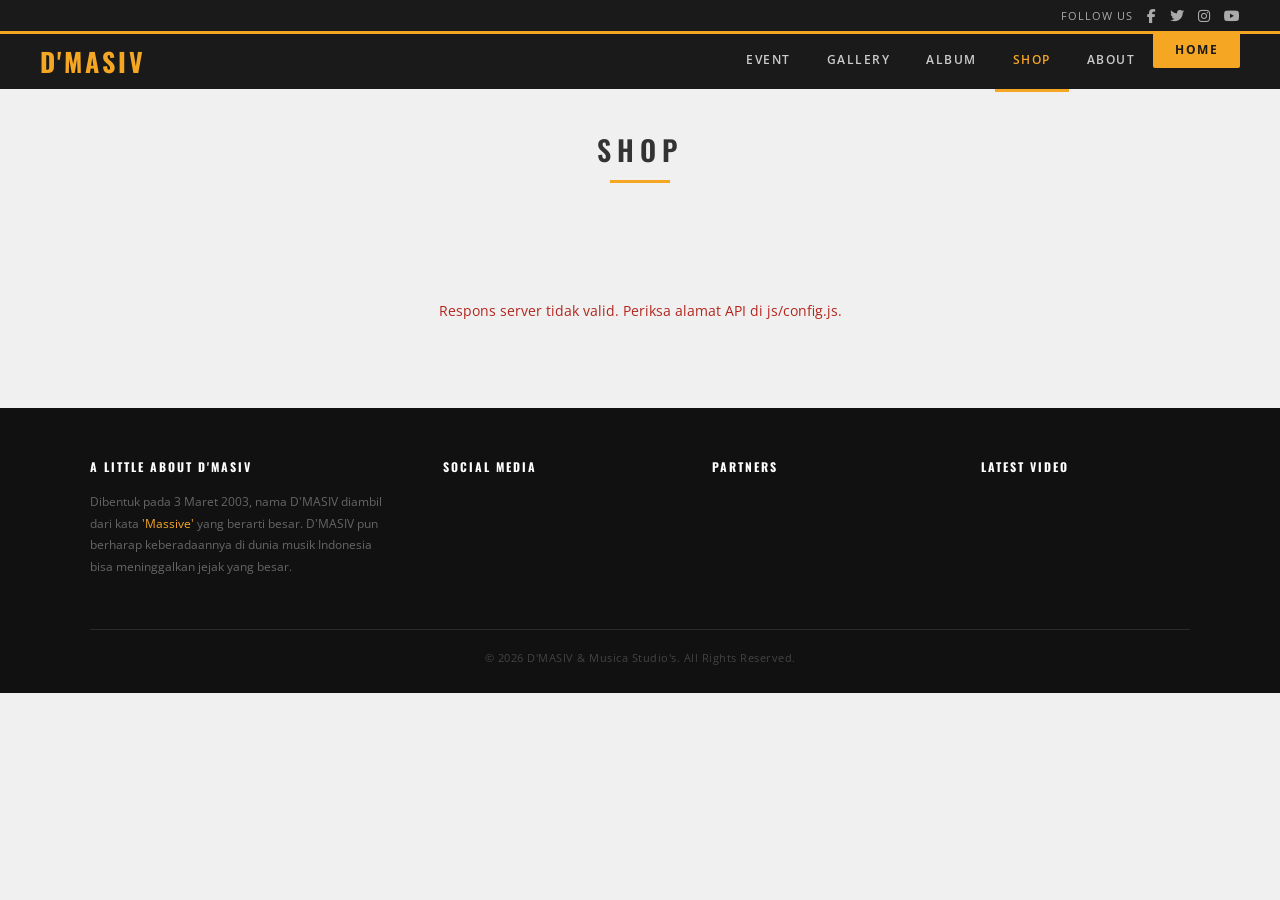
<file: D'Masive Web/shop/shop.html>
<!DOCTYPE html>
<html lang="id">

<head>
    <meta charset="UTF-8">
    <meta name="viewport" content="width=device-width, initial-scale=1.0">
    <title>d'Masiv - Shop</title>
    <link rel="stylesheet" href="https://cdnjs.cloudflare.com/ajax/libs/font-awesome/6.5.0/css/all.min.css">
    <link rel="stylesheet" href="../shared.css">
    <link rel="stylesheet" href="shop.css">
</head>

<body data-page="shop">

    <!-- TOP BAR -->
    <div class="topbar">
        <span>Follow Us</span>
        <a href="https://www.facebook.com/dmasivband" target="_blank"><i class="fab fa-facebook-f"></i></a>
        <a href="https://x.com/DMASIV" target="_blank"><i class="fab fa-twitter"></i></a>
        <a href="https://www.instagram.com/dmasiv?igsh=MWxwdjdhNW85N3RsdA==" target="_blank"><i
                class="fab fa-instagram"></i></a>
        <a href="https://youtube.com/@dmasivbandofficial?si=_iknEBoi1T_FTSZV" target="_blank"><i
                class="fab fa-youtube"></i></a>
    </div>

    <!-- NAVBAR -->
    <nav class="navbar">
        <a class="logo" href="../index.html">D'MASIV</a>
        <ul class="nav-links">
            <li><a href="../event/index.html">Event</a></li>
            <li><a href="../Galery page/gallery.html">Gallery</a></li>
            <li><a href="../album lagu/album.html">Album</a></li>
            <li><a href="../shop/shop.html" class="active">Shop</a></li>
            <li><a href="../About page/about.html">About</a></li>
            <li><a href="../index.html" class="nav-cta">Home</a></li>
        </ul>
    </nav>

    <!-- PAGE HEADER -->
    <div class="page-header">
        <h1>SHOP</h1>
        <div class="header-rule"></div>
    </div>

    <main class="content">
        <div class="shop-grid" id="shop-grid"></div>
    </main>

    <!-- FOOTER -->
    <footer class="site-footer">
        <div class="footer-inner">
            <div class="footer-top">

                <div class="footer-col footer-col-wide">
                    <h4>A Little About D'MASIV</h4>
                    <p>
                        Dibentuk pada 3 Maret 2003, nama D'MASIV diambil dari kata <em>'Massive'</em> yang
                        berarti besar. D'MASIV pun berharap keberadaannya di dunia musik Indonesia bisa
                        meninggalkan jejak yang besar.
                    </p>
                    <p class="footer-contact" id="footer-kontak"></p>
                </div>

                <div class="footer-col">
                    <h4>Social Media</h4>
                    <ul id="footer-sosmed"></ul>
                </div>

                <div class="footer-col">
                    <h4>Partners</h4>
                    <ul id="footer-mitra"></ul>
                </div>

                <div class="footer-col">
                    <h4>Latest Video</h4>
                    <div id="footer-video"></div>
                </div>

            </div>
            <div class="footer-bottom">
                <p>&copy; 2026 D'MASIV &amp; Musica Studio's. All Rights Reserved.</p>
            </div>
        </div>
    </footer>

    <script src="../js/config.js"></script>
    <script src="../js/dmasiv.js"></script>
</body>

</html>
</file>
<file: D'Masive Web/shared.css>
@import url('https://fonts.googleapis.com/css2?family=Oswald:wght@400;600;700&family=Open+Sans:wght@300;400;600;700&display=swap');

/* ── RESET & ROOT ── */
*,
*::before,
*::after {
    box-sizing: border-box;
    margin: 0;
    padding: 0;
}

:root {
    --orange: #F5A623;
    --dark-bg: #1A1A1A;
    --white: #FFFFFF;
    --light-bg: #F0F0F0;
    --card-bg: #FFFFFF;
    --text: #333333;
    --muted: #888888;
    --border: #E0E0E0;
}

.hidden {
    display: none !important;
}

body {
    font-family: 'Open Sans', sans-serif;
    color: var(--text);
    background: var(--light-bg);
}

/* ── TOP BAR ── */
.topbar {
    background: var(--dark-bg);
    display: flex;
    justify-content: flex-end;
    align-items: center;
    padding: 6px 40px;
    gap: 14px;
}

.topbar span {
    color: #aaa;
    font-size: 11px;
    letter-spacing: 1px;
    text-transform: uppercase;
}

.topbar a {
    color: #aaa;
    font-size: 14px;
    text-decoration: none;
    transition: color .2s;
}

.topbar a:hover {
    color: var(--orange);
}

/* ── NAVBAR ── */
.navbar {
    background: var(--dark-bg);
    border-top: 3px solid var(--orange);
    display: flex;
    align-items: center;
    justify-content: space-between;
    padding: 0 40px;
    height: 58px;
}

.navbar .logo {
    font-family: 'Oswald', sans-serif;
    font-size: 26px;
    font-weight: 700;
    color: var(--orange);
    letter-spacing: 3px;
    text-decoration: none;
}

.nav-links {
    display: flex;
    list-style: none;
}

.nav-links li a {
    display: block;
    padding: 0 18px;
    line-height: 58px;
    font-size: 12px;
    font-weight: 600;
    letter-spacing: 1.5px;
    text-transform: uppercase;
    color: #ccc;
    text-decoration: none;
    transition: color .2s;
}

.nav-links li a:hover {
    color: var(--white);
}

.nav-links li a.active {
    color: var(--orange);
    border-bottom: 3px solid var(--orange);
}

.nav-cta {
    background: var(--orange);
    color: var(--dark-bg) !important;
    font-weight: 700 !important;
    padding: 10px 22px !important;
    line-height: normal !important;
    border-radius: 2px;
}

.nav-cta:hover {
    background: #e09610;
}

/* ── PAGE HEADER ── */
.page-header {
    text-align: center;
    padding: 40px 20px 20px;
    background: var(--light-bg);
}

.page-header h1 {
    font-family: 'Oswald', sans-serif;
    font-size: 28px;
    font-weight: 600;
    letter-spacing: 6px;
    color: var(--text);
    margin-bottom: 10px;
}

.gallery-icon {
    margin-bottom: 10px;
}

.gallery-icon img {
    vertical-align: middle;
}

.header-rule {
    width: 60px;
    height: 3px;
    background: var(--orange);
    margin: 0 auto;
}

/* ── FOOTER ── */
.site-footer {
    background: #111;
    padding: 50px 40px 28px;
}

.footer-inner {
    max-width: 1100px;
    margin: 0 auto;
}

.footer-top {
    display: flex;
    gap: 60px;
    padding-bottom: 36px;
    border-bottom: 1px solid #2a2a2a;
}

.footer-col {
    flex: 1;
}

.footer-col-wide {
    flex: 1.4;
}

.footer-col h4 {
    font-family: 'Oswald', sans-serif;
    font-size: 12px;
    color: var(--white);
    letter-spacing: 2px;
    text-transform: uppercase;
    margin-bottom: 16px;
}

.footer-col p {
    font-size: 12px;
    color: #666;
    line-height: 1.8;
}

.footer-col p em {
    font-style: normal;
    color: var(--orange);
}

.footer-contact {
    margin-top: 16px;
    color: #555;
}

.footer-contact strong {
    color: #888;
}

.footer-contact a {
    color: var(--orange);
    text-decoration: none;
}

.footer-col ul {
    list-style: none;
}

.footer-col ul li {
    margin-bottom: 10px;
}

.footer-col ul li a {
    font-size: 12.5px;
    color: #888;
    text-decoration: none;
    transition: color .2s;
}

.footer-col ul li a:hover {
    color: var(--orange);
}

/* ── NOW PLAYING ── */
.now-playing {
    margin-top: 10px;
    background: var(--orange);
    padding: 8px 14px;
    display: flex;
    align-items: center;
    gap: 10px;
}

.now-playing .np-icon {
    font-size: 14px;
    color: var(--dark-bg);
}

.now-playing span {
    font-size: 11px;
    font-weight: 600;
    color: var(--dark-bg);
    letter-spacing: .5px;
}

/* ── FOOTER BOTTOM ── */

/* ── VIDEO THUMBNAIL DI FOOTER (kunci ukuran biar konsisten) ── */
.footer-col a img {
    width: 100%;
    height: 140px;
    object-fit: cover;
    display: block;
}

.footer-bottom {
    padding-top: 20px;
    text-align: center;
}

.footer-bottom p {
    font-size: 11px;
    color: #444;
    letter-spacing: .5px;
}

/* ── RESPONSIVE SHARED ── */
@media (max-width: 640px) {
    .navbar {
        padding: 0 16px;
    }

    .nav-links li a {
        padding: 0 10px;
        font-size: 11px;
    }

    .footer-top {
        flex-direction: column;
        gap: 32px;
    }
}

/* ── STATUS MEMUAT / KOSONG / GALAT (konten dari database) ── */
.dm-state {
    grid-column: 1 / -1;
    width: 100%;
    padding: 28px 16px;
    text-align: center;
    color: var(--muted);
    font-size: 14px;
}

.dm-state.dm-error {
    color: #b3261e;
}
</file>
<file: D'Masive Web/home.css>
/* ══════════════════════════════
   HOME.CSS — VERSI FINAL (BERSIH)
   (khusus halaman home, navbar/footer/topbar
   sudah pindah ke shared.css)
══════════════════════════════ */

/* ── HERO ── */
.home-hero {
    position: relative;
    background:
        linear-gradient(180deg, rgba(0, 0, 0, .55) 0%, rgba(0, 0, 0, .78) 100%),
        url('About page/img/banner-main-dmasiv-min.png') center 20% / cover no-repeat;
    text-align: center;
    padding: 110px 20px 140px;
    overflow: hidden;
}

.home-hero h1 {
    font-family: 'Oswald', sans-serif;
    font-size: 52px;
    font-weight: 700;
    letter-spacing: 10px;
    color: var(--white);
    text-shadow: 0 4px 24px rgba(0, 0, 0, .5);
    margin-bottom: 14px;
}

.home-hero-subtitle {
    color: var(--orange);
    font-size: 14px;
    font-weight: 600;
    letter-spacing: 3px;
    text-transform: uppercase;
    margin-bottom: 34px;
}

.home-hero-buttons {
    display: flex;
    gap: 16px;
    justify-content: center;
}

.btn-filled,
.btn-outline {
    display: inline-block;
    padding: 13px 32px;
    font-size: 12px;
    font-weight: 700;
    letter-spacing: 1.5px;
    text-transform: uppercase;
    text-decoration: none;
    border-radius: 4px;
    transition: transform .2s ease, box-shadow .2s ease, background .2s, color .2s;
}

.btn-filled {
    background: var(--orange);
    color: var(--dark-bg);
    box-shadow: 0 6px 18px rgba(245, 166, 35, .35);
}

.btn-filled:hover {
    background: #ffb93f;
    transform: translateY(-2px);
    box-shadow: 0 10px 24px rgba(245, 166, 35, .5);
}

.btn-outline {
    background: rgba(255, 255, 255, .05);
    color: var(--white);
    border: 1px solid rgba(255, 255, 255, .5);
    backdrop-filter: blur(2px);
}

.btn-outline:hover {
    border-color: var(--orange);
    color: var(--orange);
    transform: translateY(-2px);
}

/* ── GENERIC HOME SECTION — CARD MODERN ── */
.home-section {
    max-width: 1600px;
    width: 95%;
    margin: 36px auto;
    padding: 50px 40px 56px;
    background: var(--white);
    border-radius: 15px;
    box-shadow: 0 20px 50px rgba(0, 0, 0, 0.09);
    position: relative;
    overflow: hidden;
    display: flex;
    flex-direction: column;
    align-items: stretch;
    gap: 34px;
}

.home-section:first-of-type {
    margin-top: -70px;
    position: relative;
    z-index: 3;
}

/* Reset page-header supaya nggak jadi "kotak dalam kotak" saat dipakai di dalam card */
.home-section .page-header {
    background: transparent;
    padding: 0;
    text-align: center;
}

.home-section .page-header h1 {
    font-size: 24px;
    letter-spacing: 5px;
    color: var(--text);
}

/* ── TOMBOL PILL "LIHAT SEMUA" (dipakai di semua section, 1 sumber aturan) ── */
.section-footer-link {
    text-align: center;
    margin-top: 0;
}

.section-footer-link a {
    display: inline-block;
    padding: 12px 30px;
    border: 1.5px solid var(--orange);
    color: var(--orange);
    text-decoration: none;
    font-size: 12px;
    font-weight: 700;
    letter-spacing: 1px;
    text-transform: uppercase;
    border-radius: 30px;
    transition: background .2s, color .2s, transform .2s, box-shadow .2s;
}

.section-footer-link a:hover {
    background: var(--orange);
    color: var(--white);
    transform: translateY(-2px);
    box-shadow: 0 10px 22px rgba(245, 166, 35, .3);
}

/* ── EVENT SCHEDULE (satu-satunya sumber aturan, tanpa footer DETAIL) ── */
.home-event-grid {
    display: grid;
    grid-template-columns: repeat(4, 1fr);
    gap: 20px;
    align-items: stretch;
}

.event-card {
    display: flex;
    background: white;
    border: 2px solid var(--orange);
    border-radius: 8px;
    min-height: 160px;
    text-decoration: none;
    color: inherit;
    transition: transform .3s ease, box-shadow .3s ease;
}

.event-card:hover {
    transform: translateY(-6px);
    box-shadow: 0 14px 28px rgba(0, 0, 0, .12);
}

.event-card-body {
    flex: 1;
    display: flex;
    flex-direction: column;
    justify-content: center;
    align-items: center;
    text-align: center;
    gap: 10px;
    padding: 28px 20px;
}

.event-card-body h3 {
    font-size: 18px;
    font-weight: 700;
    color: #222;
    line-height: 1.3;
}

.event-card-body p {
    color: #777;
    font-size: 14px;
}

.event-card-body small {
    color: #999;
    font-size: 12px;
}

/* ── MINI GALLERY GRID ── */
.mini-gallery-grid {
    display: grid;
    grid-template-columns: repeat(3, 1fr);
    gap: 20px;
}

.mini-gallery-item {
    display: block;
    text-decoration: none;
    background: var(--white);
    border: 1px solid var(--border);
    border-radius: 6px;
    overflow: hidden;
    transition: box-shadow .25s ease, transform .25s ease;
}

.mini-gallery-item:hover {
    box-shadow: 0 12px 28px rgba(0, 0, 0, .12);
    transform: translateY(-4px);
}

.mini-gallery-thumb {
    position: relative;
    width: 100%;
    height: 200px;
    overflow: hidden;
    background: #ccc;
}

.mini-gallery-thumb img {
    width: 100%;
    height: 100%;
    object-fit: cover;
    display: block;
    transition: transform .3s;
}

.mini-gallery-item:hover .mini-gallery-thumb img {
    transform: scale(1.05);
}

.mini-gallery-date {
    position: absolute;
    bottom: 0;
    left: 0;
    background: var(--orange);
    color: var(--white);
    font-size: 13px;
    font-weight: 700;
    padding: 8px 16px;
    letter-spacing: .5px;
}

.mini-gallery-info {
    padding: 14px 14px 18px;
}

.mini-gallery-title {
    font-size: 14px;
    font-weight: 600;
    color: var(--orange);
    line-height: 1.4;
}

/* ── MINI ALBUM GRID ── */
.mini-album-grid {
    display: grid;
    grid-template-columns: repeat(3, 1fr);
    gap: 20px;
}

.mini-album-card {
    background: var(--white);
    border: 1px solid var(--border);
    border-radius: 10px;
    overflow: hidden;
    text-align: left;
    transition: transform .3s ease, box-shadow .3s ease, border-color .3s ease;
}

.mini-album-card:hover {
    transform: translateY(-6px);
    box-shadow: 0 16px 32px rgba(0, 0, 0, .12);
    border-color: transparent;
}

.mini-album-card img {
    width: 100%;
    height: 170px;
    object-fit: cover;
    display: block;
}

.mini-album-card .mini-album-info {
    padding: 14px 16px;
}

.mini-album-card h4 {
    font-size: 13px;
    font-weight: 700;
    color: var(--text);
    text-transform: uppercase;
}

/* ── MINI SHOP GRID ── */
.mini-shop-grid {
    display: grid;
    grid-template-columns: repeat(4, 1fr);
    gap: 20px;
}

.mini-shop-card {
    background: var(--white);
    border: 1px solid var(--border);
    border-radius: 10px;
    overflow: hidden;
    text-align: left;
    text-decoration: none;
    display: block;
    transition: transform .3s ease, box-shadow .3s ease, border-color .3s ease;
}

.mini-shop-card:hover {
    transform: translateY(-6px);
    box-shadow: 0 16px 32px rgba(0, 0, 0, .12);
    border-color: transparent;
}

.mini-shop-card img {
    width: 100%;
    height: 160px;
    object-fit: contain;
    background: #fafafa;
    display: block;
    padding: 10px;
}

.mini-shop-card .mini-shop-info {
    padding: 12px 16px 16px;
    border-top: 1px solid var(--border);
}

.mini-shop-card h4 {
    font-size: 12.5px;
    font-weight: 700;
    color: var(--text);
    text-transform: uppercase;
    margin-bottom: 4px;
}

.mini-shop-price {
    font-size: 12px;
    font-weight: 700;
    color: var(--orange);
}

/* ── ABOUT PREVIEW ── */
.about-preview-grid {
    display: flex;
    gap: 24px;
    justify-content: space-between;
}

.about-avatar-card {
    flex: 1;
    text-align: center;
}

.about-avatar-card img {
    width: 104px;
    height: 104px;
    border-radius: 50%;
    object-fit: cover;
    filter: grayscale(100%);
    margin-bottom: 12px;
    border: 3px solid var(--border);
    transition: filter .3s ease, border-color .3s ease, transform .3s ease, box-shadow .3s ease;
}

.about-avatar-card:hover img {
    filter: grayscale(0%);
    border-color: var(--orange);
    transform: translateY(-4px);
    box-shadow: 0 12px 24px rgba(245, 166, 35, .3);
}

.about-avatar-card span {
    display: block;
    font-size: 12px;
    font-weight: 600;
    color: var(--text);
    text-transform: uppercase;
    letter-spacing: .5px;
}

/* ── RESPONSIVE ── */
@media (max-width: 900px) {

    .mini-gallery-grid,
    .mini-album-grid {
        grid-template-columns: repeat(2, 1fr);
    }

    .home-event-grid,
    .mini-shop-grid {
        grid-template-columns: repeat(2, 1fr);
    }

    .about-preview-grid {
        flex-wrap: wrap;
    }

    .about-avatar-card {
        flex: 0 0 calc(33.33% - 16px);
    }

    .home-hero h1 {
        font-size: 40px;
        letter-spacing: 6px;
    }

    .home-section {
        padding: 34px 24px 40px;
    }
}

@media (max-width: 600px) {
    .home-hero {
        padding: 90px 20px 110px;
    }

    .home-hero h1 {
        font-size: 30px;
        letter-spacing: 4px;
    }

    .mini-gallery-grid,
    .mini-album-grid,
    .home-event-grid,
    .mini-shop-grid {
        grid-template-columns: 1fr;
    }

    .about-avatar-card {
        flex: 0 0 calc(50% - 12px);
    }

    .home-section:first-of-type {
        margin-top: -50px;
    }
}
</file>
<file: D'Masive Web/be a fans/style.css>
*{
    margin:0;
    padding:0;
    box-sizing:border-box;
    font-family:'Montserrat',sans-serif;
}

body{
    background:#f5f5f5;
    color:#333;
    line-height:1.6;
}

/* ================= HEADER ================= */

header{
    background:#111;
    color:white;
    width:100%;
}

.topbar{
    width:90%;
    margin:auto;
    display:flex;
    justify-content:space-between;
    align-items:center;
    padding:18px 0;
}

.logo{
    font-size:30px;
    font-weight:bold;
    color:#F5A623;
}

nav ul{
    list-style:none;
    display:flex;
    gap:25px;
}

nav ul li a{
    text-decoration:none;
    color:white;
    font-size:14px;
    transition:.3s;
}

nav ul li a:hover{
    color:#F5A623;
}

.active a{
    background:#F5A623;
    color:#111 !important;
    padding:10px 18px;
    border-radius:5px;
    font-weight:600;
}

/* ================= HERO ================= */

.hero{
    width:90%;
    margin:50px auto;
    display:flex;
    justify-content:space-between;
    align-items:center;
    gap:50px;
}

.hero-text{
    flex:1;
}

.hero-text h1{
    font-size:50px;
    color:#222;
}

.line{
    width:90px;
    height:5px;
    background:#F5A623;
    margin:18px 0;
}

.hero-text p{
    font-size:18px;
    color:#555;
}

.hero-image{
    flex:1;
}

.hero-image img{
    width:100%;
    border-radius:15px;
    box-shadow:0 10px 30px rgba(0,0,0,.15);
}

/* ================= CONTENT ================= */

.content{
    width:90%;
    margin:auto;
}

.content h2{
    text-align:center;
    margin-bottom:35px;
    color:#222;
}

/* ================= BENEFIT ================= */

.cards{
    display:grid;
    grid-template-columns:repeat(4,1fr);
    gap:25px;
    margin-bottom:60px;
}

.card{
    background:white;
    border-radius:12px;
    padding:30px;
    text-align:center;
    box-shadow:0 5px 15px rgba(0,0,0,.08);
    transition:.3s;
}

.card:hover{
    transform:translateY(-8px);
}

.card i{
    font-size:45px;
    color:#F5A623;
    margin-bottom:20px;
}

.card h3{
    margin-bottom:15px;
}

.card p{
    font-size:14px;
    color:#666;
}

/* ================= FORM ================= */

.form{
    background:white;
    padding:40px;
    border-radius:15px;
    box-shadow:0 5px 15px rgba(0,0,0,.08);
    margin-bottom:60px;
}

.form form{
    display:flex;
    flex-direction:column;
}

.form input{
    margin-bottom:18px;
    padding:15px;
    border:1px solid #ddd;
    border-radius:8px;
    font-size:15px;
}

.form input:focus{
    outline:none;
    border:1px solid #F5A623;
}

.form label{
    margin-bottom:20px;
    font-size:14px;
}

.form button{
    background:#F5A623;
    border:none;
    padding:16px;
    font-size:16px;
    border-radius:8px;
    cursor:pointer;
    transition:.3s;
    font-weight:bold;
}

.form button:hover{
    background:#F5A623;
}

/* ================= GALLERY ================= */

.gallery{
    width:90%;
    margin:70px auto;
    text-align:center;
}

.gallery h2{
    margin-bottom:35px;
}

.gallery-grid{
    display:grid;
    grid-template-columns:repeat(3,1fr);
    gap:20px;
}

.gallery-grid img{
    width:100%;
    height:240px;
    object-fit:cover;
    border-radius:10px;
    transition:.4s;
}

.gallery-grid img:hover{
    transform:scale(1.05);
}

.btn{
    display:inline-block;
    margin-top:35px;
    background:#F5A623;
    color:#111;
    text-decoration:none;
    padding:15px 30px;
    border-radius:8px;
    font-weight:600;
    transition:.3s;
}

.btn:hover{
    background:#F5A623;
}

/* ================= FOOTER ================= */

footer{
    background:#111;
    color:white;
    margin-top:70px;
}

.footer{
    width:90%;
    margin:auto;
    display:grid;
    grid-template-columns:repeat(4,1fr);
    gap:40px;
    padding:50px 0;
}

.footer h3{
    color:#F5A623;
    margin-bottom:18px;
}

.footer p{
    font-size:14px;
    color:#ccc;
    margin-bottom:12px;
}

.footer ul{
    list-style:none;
}

.footer ul li{
    margin-bottom:10px;
    color:#ccc;
}

.footer img{
    width:100%;
    border-radius:8px;
}

.copyright{
    text-align:center;
    padding:18px;
    border-top:1px solid #333;
    color:#bbb;
    font-size:14px;
}

/* ================= RESPONSIVE ================= */

@media(max-width:1024px){

.cards{
grid-template-columns:repeat(2,1fr);
}

.gallery-grid{
grid-template-columns:repeat(2,1fr);
}

.footer{
grid-template-columns:repeat(2,1fr);
}

.hero{
flex-direction:column;
text-align:center;
}

.line{
margin:auto;
margin-top:15px;
margin-bottom:20px;
}

}

@media(max-width:768px){

.topbar{
flex-direction:column;
gap:20px;
}

nav ul{
flex-wrap:wrap;
justify-content:center;
}

.cards{
grid-template-columns:1fr;
}

.gallery-grid{
grid-template-columns:1fr;
}

.footer{
grid-template-columns:1fr;
}

.hero-text h1{
font-size:36px;
}

.hero-text p{
font-size:16px;
}

.form{
padding:25px;
}

}
</file>
<file: D'Masive Web/event/event.css>
/* ── HERO ── */
.hero {
    width: 90%;
    margin: 50px auto;
    text-align: center;
}

.hero h1 {
    font-family: 'Oswald', sans-serif;
    font-size: 28px;
    font-weight: 600;
    color: var(--text);
    letter-spacing: 6px;
    margin-bottom: 10px;
}

.line {
    width: 80px;
    height: 4px;
    background: var(--orange);
    margin: auto;
}

/* ── CONTENT LAYOUT ── */
.content {
    width: 90%;
    margin: 60px auto;
    display: flex;
    gap: 40px;
    align-items: flex-start;
}

/* ── SIDEBAR ── */
.sidebar {
    width: 260px;
}

.sidebar h2 {
    font-size: 16px;
    font-weight: 700;
    margin-bottom: 20px;
    color: var(--text);
}

.sidebar ul {
    list-style: none;
    background: white;
    border: 1px solid #ddd;
}

.sidebar ul li {
    border-bottom: 1px solid #eee;
}

.sidebar ul li:last-child {
    border-bottom: none;
}

.sidebar ul li label {
    display: flex;
    justify-content: space-between;
    align-items: center;
    padding: 18px;
    cursor: pointer;
    transition: .3s;
}

.sidebar ul li label:hover {
    background: #fafafa;
}

.sidebar ul li label span {
    background: #999;
    color: white;
    width: 28px;
    height: 28px;
    border-radius: 50%;
    display: flex;
    justify-content: center;
    align-items: center;
    font-size: 13px;
}

/* Sembunyikan radio, tapi tetap bisa di-fokus dengan keyboard */
.cat-radio {
    position: absolute;
    opacity: 0;
    width: 1px;
    height: 1px;
    pointer-events: none;
}

/* Highlight kategori yang sedang aktif (kelas .active diatur js/dmasiv.js; kategori berasal dari database) */
.sidebar label.active {
    background: var(--orange);
    color: white;
}

.sidebar label.active span {
    background: white !important;
    color: var(--orange) !important;
}

/* ── EVENT LIST ── */
.event {
    flex: 1;
}

/* Semua grup event disembunyikan dulu... */
.event-group {
    display: none;
    grid-template-columns: repeat(3, 1fr);
    gap: 30px;
}

/* ...lalu hanya grup kategori yang aktif yang ditampilkan */
.event-group.active {
    display: grid;
}

.card {
    background: white;
    border: 2px solid var(--orange);
    border-radius: 6px;
    display: flex;
    flex-direction: column;
    justify-content: space-between;
    min-height: 220px;
    transition: .3s;
}

.card:hover {
    transform: translateY(-8px);
    box-shadow: 0 10px 25px rgba(0, 0, 0, .15);
}

.card h3 {
    padding: 25px 20px 10px;
    font-size: 15px;
    font-weight: 700;
    color: var(--text);
    text-transform: uppercase;
}

.card p {
    padding: 0 20px;
    color: #777;
    font-size: 15px;
}

.card small {
    padding: 0 20px;
    color: #999;
    font-size: 13px;
}

.card a {
    display: block;
    text-align: center;
    text-decoration: none;
    background: #fafafa;
    border-top: 1px solid #ddd;
    color: var(--orange);
    font-weight: bold;
    padding: 15px;
    transition: .3s;
}

.card a:hover {
    background: var(--orange);
    color: white;
}

.card i {
    font-size: 40px;
    color: var(--orange);
    padding: 25px 20px 10px;
}

.card:hover i {
    transform: scale(1.1);
    transition: .3s;
}

/* ── PAGINATION (belum dipakai, disiapkan kalau nanti perlu) ── */
.pagination {
    width: 100%;
    display: flex;
    justify-content: center;
    margin-top: 40px;
    gap: 10px;
}

.pagination a {
    width: 40px;
    height: 40px;
    display: flex;
    justify-content: center;
    align-items: center;
    text-decoration: none;
    background: white;
    border: 1px solid #ddd;
    color: #333;
    transition: .3s;
}

.pagination a:hover {
    background: var(--orange);
    color: white;
    border-color: var(--orange);
}

.pagination .current {
    background: var(--orange);
    color: white;
    border-color: var(--orange);
}

/* ── EMPTY STATE (untuk kategori tanpa event) ── */
.empty-state {
    grid-column: 1 / -1;
    text-align: center;
    padding: 60px 20px;
    color: #999;
    background: white;
    border: 1px dashed #ddd;
    border-radius: 6px;
}

.empty-state i {
    font-size: 40px;
    color: #ccc;
    margin-bottom: 15px;
    display: block;
}

.empty-state p {
    font-size: 15px;
}

/* ── MODAL DETAIL EVENT (CSS-only pakai :target) ── */
.modal {
    display: none;
    position: fixed;
    top: 0;
    left: 0;
    width: 100%;
    height: 100%;
    background: rgba(0, 0, 0, .6);
    z-index: 999;
    padding: 40px 20px;
    overflow-y: auto;
}

.modal:target {
    display: flex;
    justify-content: center;
    align-items: flex-start;
}

.modal-box {
    background: #fff;
    width: 600px;
    max-width: 100%;
    border-radius: 6px;
    overflow: hidden;
    box-shadow: 0 15px 40px rgba(0, 0, 0, .3);
}

.modal-header {
    display: flex;
    justify-content: space-between;
    align-items: center;
    padding: 22px 24px;
    border-bottom: 1px solid #eee;
}

.modal-header h3 {
    font-size: 22px;
    font-weight: 600;
    color: #222;
}

.modal-close {
    color: #999;
    font-size: 24px;
    text-decoration: none;
    line-height: 1;
    transition: .3s;
}

.modal-close:hover {
    color: var(--orange);
}

.modal-body {
    padding: 0 24px;
}

.modal-row {
    display: flex;
    padding: 16px 0;
    border-bottom: 1px solid #f0f0f0;
    font-size: 15px;
}

.modal-row:last-child {
    border-bottom: none;
}

.modal-label {
    width: 110px;
    flex-shrink: 0;
    font-weight: 600;
    color: #333;
}

.modal-sep {
    width: 20px;
    flex-shrink: 0;
    color: #999;
}

.modal-value {
    color: #666;
}

/* ── RESPONSIVE ── */
@media (max-width: 1024px) {
    .content {
        flex-direction: column;
    }

    .sidebar {
        width: 100%;
        margin-bottom: 30px;
    }

    .event-group {
        grid-template-columns: repeat(2, 1fr);
    }
}

@media (max-width: 768px) {
    .hero h1 {
        font-size: 34px;
    }

    .event-group {
        grid-template-columns: 1fr;
    }

    .sidebar {
        width: 100%;
    }

    .card {
        min-height: 200px;
    }
}

@media (max-width: 640px) {
    .modal-box {
        width: 100%;
    }

    .modal-label {
        width: 80px;
    }
}

@media (max-width: 480px) {
    .content {
        width: 95%;
    }

    .hero {
        width: 95%;
    }

    .hero h1 {
        font-size: 28px;
    }

    .card h3 {
        font-size: 18px;
    }

    .card p {
        font-size: 14px;
    }

    .card small {
        font-size: 12px;
    }
}
</file>
<file: D'Masive Web/About page/about.css>
/* ── HERO SECTION ── */
.hero {
    background: #fff;
    padding: 60px 40px 50px;
}

.hero-inner {
    max-width: 1100px;
    margin: 0 auto;
}

.hero-rule {
    width: 80px;
    height: 3px;
    background: var(--orange);
    margin-bottom: 36px;
}

.hero-content {
    display: flex;
    gap: 50px;
    align-items: flex-start;
}

.hero-image {
    flex: 0 0 380px;
}

.hero-image img {
    width: 100%;
    height: 280px;
    object-fit: cover;
    display: block;
    filter: grayscale(20%);
}

.img-placeholder {
    width: 100%;
    height: 280px;
    background: #333;
    display: flex;
    align-items: center;
    justify-content: center;
    color: #666;
    font-size: 13px;
    letter-spacing: 1px;
}

.hero-text {
    flex: 1;
}

.hero-text h2 {
    font-family: 'Oswald', sans-serif;
    font-size: 22px;
    font-weight: 600;
    color: var(--orange);
    letter-spacing: 2px;
    text-transform: uppercase;
    margin-bottom: 18px;
}

.hero-text p {
    font-size: 13.5px;
    line-height: 1.85;
    color: #555;
    margin-bottom: 14px;
}

/* ── MEMBERS ── */
.members-section {
    background: #fff;
    padding: 60px 40px;
    border-top: 1px solid #e5e5e5;
}

.members-inner h3 {
    font-family: 'Oswald', sans-serif;
    font-size: 22px;
    font-weight: 600;
    color: var(--orange);
    letter-spacing: 2px;
    text-transform: uppercase;
    margin-bottom: 40px;
}

.members-grid {
    display: flex;
    gap: 24px;
    justify-content: space-between;
}

.member-card {
    flex: 1;
    display: flex;
    flex-direction: column;
    align-items: center;
    text-align: center;
    transition: transform 0.3s ease;
}

.member-card:hover {
    transform: translateY(-5px);
}

.member-avatar {
    width: 130px;
    height: 130px;
    border-radius: 50%;
    background: #333;
    overflow: hidden;
    margin-bottom: 18px;
    border: 3px solid #eee;
    box-shadow: 0 4px 10px rgba(0, 0, 0, 0.05);
    transition: border-color 0.3s, box-shadow 0.3s;
}

.member-card:hover .member-avatar {
    border-color: var(--orange);
    box-shadow: 0 6px 15px rgba(245, 166, 35, 0.2);
}

.member-avatar img {
    width: 100%;
    height: 100%;
    object-fit: cover;
    filter: grayscale(100%);
    transition: filter 0.3s ease;
}

.member-card:hover .member-avatar img {
    filter: grayscale(0%);
}

.member-name {
    font-family: 'Oswald', sans-serif;
    font-size: 16px;
    font-weight: 600;
    color: #111;
    letter-spacing: 1px;
    text-transform: uppercase;
    margin-bottom: 4px;
}

.member-role {
    font-family: 'Open Sans', sans-serif;
    font-size: 14px;
    font-weight: 600;
    color: var(--orange);
    text-transform: capitalize;
    letter-spacing: normal;
    margin-bottom: 8px;
}

.member-bio {
    font-family: 'Open Sans', sans-serif;
    font-size: 13.5px;
    font-weight: 400;
    color: #555555;
    line-height: 1.7;
    text-transform: none !important;
    letter-spacing: normal !important;
}

/* ── VIDEO PLACEHOLDER (kalau dipakai di halaman about) ── */
.video-placeholder {
    width: 100%;
    aspect-ratio: 16/9;
    background: #1e1e1e;
    border: 1px solid #2a2a2a;
    display: flex;
    flex-direction: column;
    align-items: center;
    justify-content: center;
    gap: 10px;
    cursor: pointer;
}

.video-placeholder .play-btn {
    width: 44px;
    height: 44px;
    border-radius: 50%;
    border: 2px solid var(--orange);
    display: flex;
    align-items: center;
    justify-content: center;
}

.video-placeholder .play-btn::after {
    content: '';
    display: block;
    width: 0;
    height: 0;
    border-top: 10px solid transparent;
    border-bottom: 10px solid transparent;
    border-left: 16px solid var(--orange);
    margin-left: 4px;
}

.video-placeholder span {
    font-size: 11px;
    color: #555;
    letter-spacing: 1px;
    text-transform: uppercase;
}

/* ── RESPONSIVE ── */
@media (max-width: 860px) {
    .hero-content {
        flex-direction: column;
    }

    .hero-image {
        flex: none;
        width: 100%;
    }

    .members-grid {
        flex-wrap: wrap;
        gap: 28px;
    }

    .member-card {
        flex: 0 0 calc(50% - 14px);
    }

    .hero {
        padding: 40px 20px;
    }
}
</file>
<file: D'Masive Web/album lagu/album.css>
/* Pembungkus konten agar seimbang di tengah */
main {
    max-width: 1200px;
    margin: 0 auto;
    padding: 0 40px;
}

/* ── KONTEN UTAMA & JUDUL HALAMAN ── */
.album-section {
    padding: 40px 0 60px;
}

/* ── LAYOUT GRID ── */
.album-grid {
    display: flex;
    flex-wrap: wrap;
    justify-content: flex-start;
    gap: 30px 2%;
    margin-top: 30px;
}

/* ── KARTU ALBUM ── */
.album-card {
    background: #ffffff;
    border: none;
    border-radius: 4px;
    width: 32%;
    padding: 0;
    display: flex;
    flex-direction: column;
    align-items: center;
    box-shadow: 0 4px 15px rgba(0, 0, 0, 0.06);
    overflow: hidden;
    position: relative;
    border-bottom: 4px solid transparent;
    transition: transform 0.3s ease, border-color 0.3s ease;
}

.album-card:hover {
    transform: translateY(-5px);
    border-color: var(--orange);
}

.image-placeholder {
    width: 100%;
    height: 200px;
    border: none;
    background-color: #222222;
    margin-bottom: 0;
    overflow: hidden;
}

.album-info {
    width: 100%;
    text-align: left;
    display: flex;
    flex-direction: column;
    align-items: flex-start;
    padding: 20px;
}

.release-date {
    font-size: 11px;
    color: #ffffff;
    background-color: var(--orange);
    padding: 4px 10px;
    font-weight: 700;
    margin: 0 0 12px 0;
    display: inline-block;
    border-radius: 2px;
}

.album-info h3 {
    font-size: 15px;
    font-weight: 700;
    color: #111111;
    margin: 0 0 15px 0;
    text-transform: uppercase;
    line-height: 1.4;
    min-height: 42px;
}

.track-list-section {
    width: 100%;
    text-align: left;
    margin-bottom: 15px;
    border-top: 1px solid #eeeeee;
    padding-top: 15px;
}

.track-label {
    font-size: 11px;
    font-weight: 700;
    display: block;
    margin-bottom: 8px;
    color: #777777;
    text-transform: uppercase;
    letter-spacing: 0.5px;
}

.track-box {
    width: 100%;
    border: 1px solid #e0e0e0;
    padding: 0;
    font-size: 12px;
    background-color: #f9f9f9;
    border-radius: 4px;
    font-weight: 600;
    overflow: hidden;
}

.track-box a {
    display: block;
    padding: 8px 12px;
    color: #555555;
    text-decoration: none;
    transition: background-color 0.2s, color 0.2s;
}

.track-box a:hover {
    background-color: #f1f1f1;
    color: var(--orange);
}

.detail-link {
    font-size: 0;
    color: #a0a0a0;
    text-decoration: none;
    font-weight: 700;
    align-self: flex-end;
    margin-top: 5px;
}

.detail-link::before {
    content: "\f03e";
    font-family: "Font Awesome 6 Free";
    font-weight: 900;
    font-size: 11px;
    margin-right: 5px;
}

.detail-link::after {
    content: "1";
    font-size: 11px;
}

.detail-link:hover {
    color: var(--orange);
}

/* ── RESPONSIVE ── */
@media (max-width: 992px) {
    .album-card {
        width: 49%;
    }
}

@media (max-width: 768px) {
    .album-card {
        width: 100%;
    }
}
</file>
<file: D'Masive Web/Galery page/gallery.css>
/* ── MAIN CONTAINER ── */
.gallery-main {
  max-width: 1100px;
  margin: 0 auto;
  padding: 30px 20px 60px;
}

/* ── TAB BAR ── */
.tab-bar {
  display: flex;
  margin: 0 auto 24px;
  border: 1px solid var(--border);
  border-radius: 2px;
  overflow: hidden;
  max-width: 780px;
}

.tab-btn {
  flex: 1;
  padding: 12px;
  font-family: 'Open Sans', sans-serif;
  font-size: 13px;
  font-weight: 600;
  letter-spacing: 1px;
  cursor: pointer;
  border: none;
  background: var(--white);
  color: var(--orange);
  transition: background .2s, color .2s;
  display: flex;
  align-items: center;
  justify-content: center;
  gap: 8px;
}

.tab-btn img {
  vertical-align: middle;
}

.tab-btn.active {
  background: var(--orange);
  color: var(--white);
}

.tab-btn.active img {
  filter: brightness(0) invert(1);
}

.tab-btn:hover:not(.active) {
  background: #fef3dc;
}

/* ══════════════════════════════
   PHOTO TAB — GRID CARD
══════════════════════════════ */
#tab-photo {
  display: grid;
  grid-template-columns: repeat(3, 1fr);
  gap: 20px;
}

#tab-photo .gallery-item {
  display: flex;
  flex-direction: column;
  align-items: stretch;
  background: var(--card-bg);
  border: 1px solid var(--border);
  border-radius: 4px;
  overflow: hidden;
  position: relative;
  transition: box-shadow .2s;
}

#tab-photo .gallery-item:hover {
  box-shadow: 0 4px 16px rgba(0, 0, 0, 0.12);
}

#tab-photo .item-thumb {
  position: relative;
  width: 100%;
  height: 200px;
  overflow: hidden;
  background: #ccc;
}

#tab-photo .item-thumb img {
  width: 100%;
  height: 100%;
  object-fit: cover;
  display: block;
  transition: transform .3s;
}

#tab-photo .gallery-item:hover .item-thumb img {
  transform: scale(1.05);
}

#tab-photo .item-date {
  position: absolute;
  bottom: 0;
  left: 0;
  background: var(--orange);
  color: var(--white);
  font-size: 13px;
  font-weight: 700;
  padding: 8px 16px;
  letter-spacing: .5px;
}

#tab-photo .item-info {
  padding: 14px 14px 18px;
}

#tab-photo .item-title {
  font-size: 14px;
  font-weight: 600;
  color: var(--orange);
  text-decoration: none;
  line-height: 1.4;
}

#tab-photo .item-title:hover {
  text-decoration: underline;
}

/* ══════════════════════════════
   VIDEO TAB — GRID CARD
══════════════════════════════ */
#tab-video {
  display: grid;
  grid-template-columns: repeat(3, 1fr);
  gap: 20px;
}

#tab-video .gallery-item {
  display: flex;
  flex-direction: column;
  align-items: stretch;
  background: var(--card-bg);
  border: 1px solid var(--border);
  border-radius: 4px;
  overflow: hidden;
  position: relative;
  transition: box-shadow .2s;
}

#tab-video .gallery-item:hover {
  box-shadow: 0 4px 16px rgba(0, 0, 0, 0.12);
}

#tab-video .item-media {
  position: relative;
  width: 100%;
  height: 200px;
  flex: none;
  overflow: hidden;
  background: #333;
}

#tab-video .item-media img {
  width: 100%;
  height: 100%;
  object-fit: cover;
  display: block;
  transition: transform .3s;
}

#tab-video .gallery-item:hover .item-media img {
  transform: scale(1.05);
}

#tab-video .video-overlay::after {
  content: "▶";
  position: absolute;
  top: 50%;
  left: 50%;
  transform: translate(-50%, -50%);
  color: #fff;
  font-size: 20px;
  background: rgba(0, 0, 0, 0.6);
  width: 40px;
  height: 40px;
  display: flex;
  align-items: center;
  justify-content: center;
  border-radius: 50%;
}

#tab-video .item-content {
  flex: 1;
  display: flex;
  flex-direction: column;
  justify-content: space-between;
  padding: 14px;
  gap: 10px;
}

#tab-video .item-content .item-title {
  font-size: 14px;
  font-weight: 600;
  color: var(--orange);
  text-decoration: none;
  line-height: 1.4;
}

#tab-video .item-content .item-title:hover {
  text-decoration: underline;
}

#tab-video .item-content .item-date {
  background: var(--orange);
  color: var(--white);
  font-size: 11px;
  font-weight: 700;
  padding: 5px 12px;
  width: fit-content;
  border-radius: 2px;
  letter-spacing: .5px;
}

/* ── RESPONSIVE KONTEN ── */
@media (max-width: 900px) {

  #tab-photo,
  #tab-video {
    grid-template-columns: repeat(2, 1fr);
  }
}

@media (max-width: 640px) {

  #tab-photo,
  #tab-video {
    grid-template-columns: 1fr;
  }
}
</file>
<file: D'Masive Web/shop/shop.css>
/* ── MAIN CONTENT ── */
.content {
    max-width: 1200px;
    margin: 0 auto;
    width: 100%;
    padding: 40px 20px 60px;
    text-align: center;
}

/* ── PRODUCT GRID ── */
.shop-grid {
    display: grid;
    grid-template-columns: repeat(3, 1fr);
    row-gap: 45px;
    column-gap: 35px;
    width: 100%;
    margin-top: 30px;
}

/* ── PRODUCT CARD ── */
.product-item {
    display: flex;
    flex-direction: column;
    background: #ffffff;
    box-shadow: 0 1px 3px rgba(0, 0, 0, 0.1);
    width: 100%;
    text-align: left;
    border: 1px solid #e5e5e5;
}

.product-card-body {
    width: 100%;
    height: 320px;
    background: #ffffff;
    display: flex;
    align-items: center;
    justify-content: center;
    overflow: hidden;
    padding: 15px;
    border-bottom: 1px solid #eeeeee;
}

.product-img {
    width: 100%;
    height: 100%;
    object-fit: contain;
}

.product-price-container {
    align-self: flex-start;
}

.product-price {
    background-color: var(--orange);
    color: #ffffff;
    font-size: 10px;
    font-weight: 700;
    padding: 5px 10px;
    text-transform: uppercase;
    letter-spacing: 0.5px;
    display: inline-block;
}

.product-details {
    padding: 20px;
    display: flex;
    flex-direction: column;
    gap: 12px;
    background: #ffffff;
}

.product-details h3 {
    font-size: 14px;
    color: #111111;
    font-weight: 700;
    text-transform: uppercase;
    letter-spacing: 0.5px;
    line-height: 1.3;
}

.product-details p {
    font-size: 11px;
    color: #666666;
    line-height: 1.6;
    min-height: 35px;
}

.product-btn {
    width: 100%;
    padding: 10px;
    background-color: #ffffff;
    border: 1px solid #cccccc;
    color: #333333;
    font-weight: 700;
    font-size: 10px;
    letter-spacing: 0.5px;
    cursor: pointer;
    text-align: center;
    display: flex;
    align-items: center;
    justify-content: center;
    gap: 6px;
    text-transform: uppercase;
    text-decoration: none;
    transition: all 0.2s ease;
    margin-top: 5px;
}

.product-btn:hover {
    background-color: #1a1a1a;
    color: #ffffff;
    border-color: #1a1a1a;
}

/* ── RESPONSIVE ── */
@media (max-width: 1024px) {
    .shop-grid {
        grid-template-columns: repeat(2, 1fr);
    }
}

@media (max-width: 550px) {
    .shop-grid {
        grid-template-columns: 1fr;
    }
}

/* Produk berstatus "habis" dari database */
.product-btn-habis,
.product-btn-habis:hover {
    background-color: #eeeeee;
    color: #999999;
    border-color: #dddddd;
    cursor: not-allowed;
}
</file>
